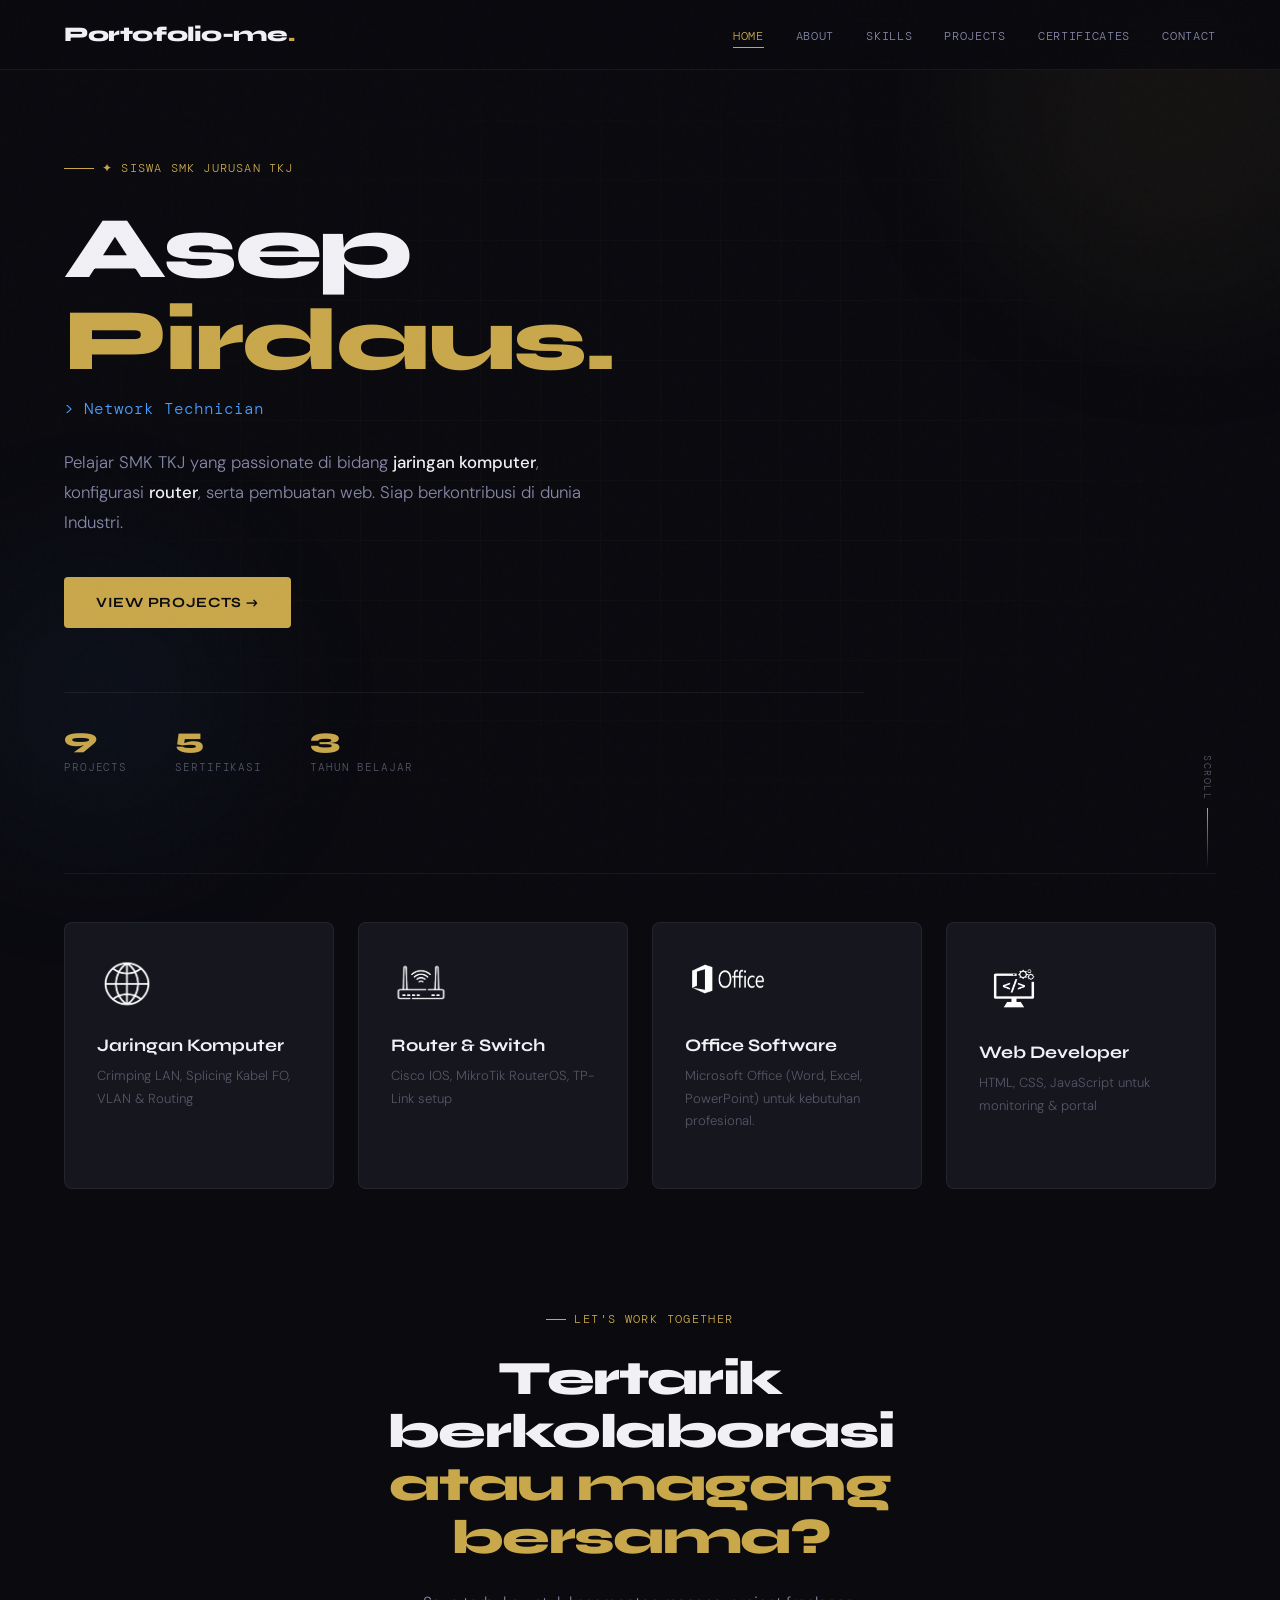
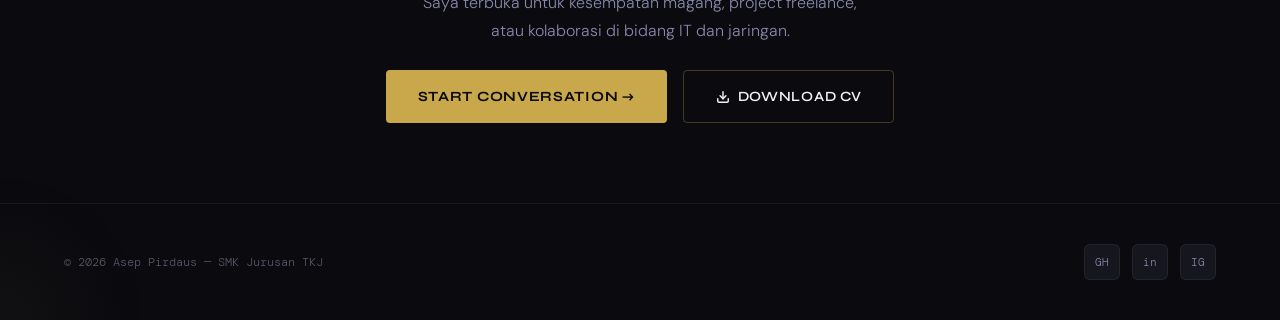
<file: index.html>
<!DOCTYPE html>
<html lang="id">
<head>
  <meta charset="UTF-8" />
  <meta name="viewport" content="width=device-width, initial-scale=1.0" />
  <title>Asep Pirdaus — Portfolio SMK TKJ</title>
  <meta name="description" content="Portfolio pribadi Asep Pirdaus, siswa SMK jurusan TKJ yang ahli dalam jaringan komputer dan IT." />
  <link rel="stylesheet" href="style.css" />
  <link rel="icon" href="data:image/svg+xml,<svg xmlns='http://www.w3.org/2000/svg' viewBox='0 0 100 100'><text y='.9em' font-size='90'>💻</text></svg>" />
</head>
<body>

  <!-- ===== NAVBAR ===== -->
  <nav class="navbar">
    <a  class="nav-logo">Portofolio-me<span>.</span></a>
    <ul class="nav-links">
      <li><a href="index.html" class="active">Home</a></li>
      <li><a href="about.html">About</a></li>
      <li><a href="skills.html">Skills</a></li>
      <li><a href="projects.html">Projects</a></li>
      <li><a href="certificates.html">Certificates</a></li>
      <li><a href="contact.html">Contact</a></li>
    </ul>
    <div class="hamburger" id="hamburger">
      <span></span><span></span><span></span>
    </div>
  </nav>

  <!-- Mobile Nav -->
  <div class="nav-mobile" id="navMobile">
    <a href="index.html">Home</a>
    <a href="about.html">About</a>
    <a href="skills.html">Skills</a>
    <a href="projects.html">Projects</a>
    <a href="certificates.html">Certificates</a>
    <a href="contact.html">Contact</a>
  </div>

  <!-- ===== PAGE WRAPPER ===== -->
  <div class="page-wrapper">

    <!-- ===== HERO SECTION ===== -->
    <section class="hero">
      <div class="hero-orb hero-orb-1"></div>
      <div class="hero-orb hero-orb-2"></div>

      <div class="hero-content">
        <div class="hero-tag">✦ Siswa SMK Jurusan TKJ</div>

        <h1 class="hero-name">
          Asep
          <span class="highlight">Pirdaus.</span>
        </h1>

        <p class="hero-role">
          &gt; <span class="typing-text">Network Technician</span>
        </p>

        <p class="hero-desc">
          Pelajar SMK TKJ yang passionate di bidang <strong>jaringan komputer</strong>,
          konfigurasi <strong>router</strong>, serta pembuatan web.
          Siap berkontribusi di dunia Industri.
        </p>

        <div class="hero-buttons">
          <a href="projects.html" class="btn-primary">View Projects →</a>
  
        </div>

        <!-- Stats -->
        <div class="hero-stats">
          <div class="stat-item">
            <div class="stat-number" data-target="9">0</div>
            <div class="stat-label">Projects</div>
          </div>
          <div class="stat-item">
            <div class="stat-number" data-target="5">0</div>
            <div class="stat-label">Sertifikasi</div>
          </div>
          <div class="stat-item">
            <div class="stat-number" data-target="3">0</div>
            <div class="stat-label">Tahun Belajar</div>
          </div>
        </div>
      </div>

      <div class="scroll-indicator">
        <span class="scroll-text">Scroll</span>
        <div class="scroll-line"></div>
      </div>
    </section>

    <!-- ===== HIGHLIGHT SECTION ===== -->
    <section class="section" style="padding-top: 2rem;">
      <div class="divider"></div>

      <div class="highlight-grid stagger" style="margin-top: 3rem;">

        <div class="skill-category reveal">
          <div class="category-icon"><img src="network.webp" height="60px" width="61px" alt="Network"></div>
          <div class="category-name">Jaringan Komputer</div>
          <div class="category-desc">Crimping LAN, Splicing Kabel FO, VLAN & Routing</div>
        </div>

        <div class="skill-category reveal">
          <div class="category-icon"><img src="router.png" height="60px" alt="Router"></div>
          <div class="category-name">Router & Switch</div>
          <div class="category-desc">Cisco IOS, MikroTik RouterOS, TP-Link setup</div>
        </div>

        <div class="skill-category reveal">
          <div class="category-icon"><img src="office.webp" width="90px" height="60px" alt="Office"></div>
          <div class="category-name">Office Software</div>
          <div class="category-desc">Microsoft Office (Word, Excel, PowerPoint) untuk kebutuhan profesional.</div>
        </div>

        <div class="skill-category reveal">
          <div class="category-icon"><img src="web.webp" height="67px" width="70px" alt="Web"></div>
          <div class="category-name">Web Developer</div>
          <div class="category-desc">HTML, CSS, JavaScript untuk monitoring & portal</div>
        </div>

      </div>
    </section>

    <!-- ===== CTA SECTION ===== -->
    <section class="section cta-section">
      <div class="reveal cta-inner">
        <div class="section-tag" style="justify-content: center;">Let's Work Together</div>
        <h2 class="section-title" style="margin-top: 0.5rem;">Tertarik berkolaborasi<br><span>atau magang bersama?</span></h2>
        <p class="cta-desc">
          Saya terbuka untuk kesempatan magang, project freelance, atau kolaborasi di bidang IT dan jaringan.
        </p>
        <div class="cta-buttons">
          <a href="contact.html" class="btn-primary">Start Conversation →</a>
          <a href="CV.pdf" class="btn-outline" download>
            <svg width="14" height="14" viewBox="0 0 24 24" fill="none" stroke="currentColor" stroke-width="2.5" stroke-linecap="round" stroke-linejoin="round"><path d="M21 15v4a2 2 0 0 1-2 2H5a2 2 0 0 1-2-2v-4"/><polyline points="7 10 12 15 17 10"/><line x1="12" y1="15" x2="12" y2="3"/></svg>
            Download CV
          </a>
        </div>
      </div>
    </section>

  </div><!-- end page-wrapper -->

  <!-- ===== FOOTER ===== -->
  <footer>
    
    <p class="footer-copy">© 2026 Asep Pirdaus — SMK Jurusan TKJ</p>
    <div class="footer-socials">
      <a href="https://github.com/aseppirdaus302-gif" class="social-link" title="GitHub" target="_blank">GH</a>
      <a href="https://www.linkedin.com/in/asep-pirdaus-865a7a403?utm_source=share&utm_campaign=share_via&utm_content=profile&utm_medium=android_app" class="social-link" title="LinkedIn" target="_blank">in</a>
      <a href="https://www.instagram.com/uus_dreamer" class="social-link" title="Instagram" target="_blank">IG</a>
    </div>
  </footer>

  <script src="main.js"></script>
</body>
</html>
</file>
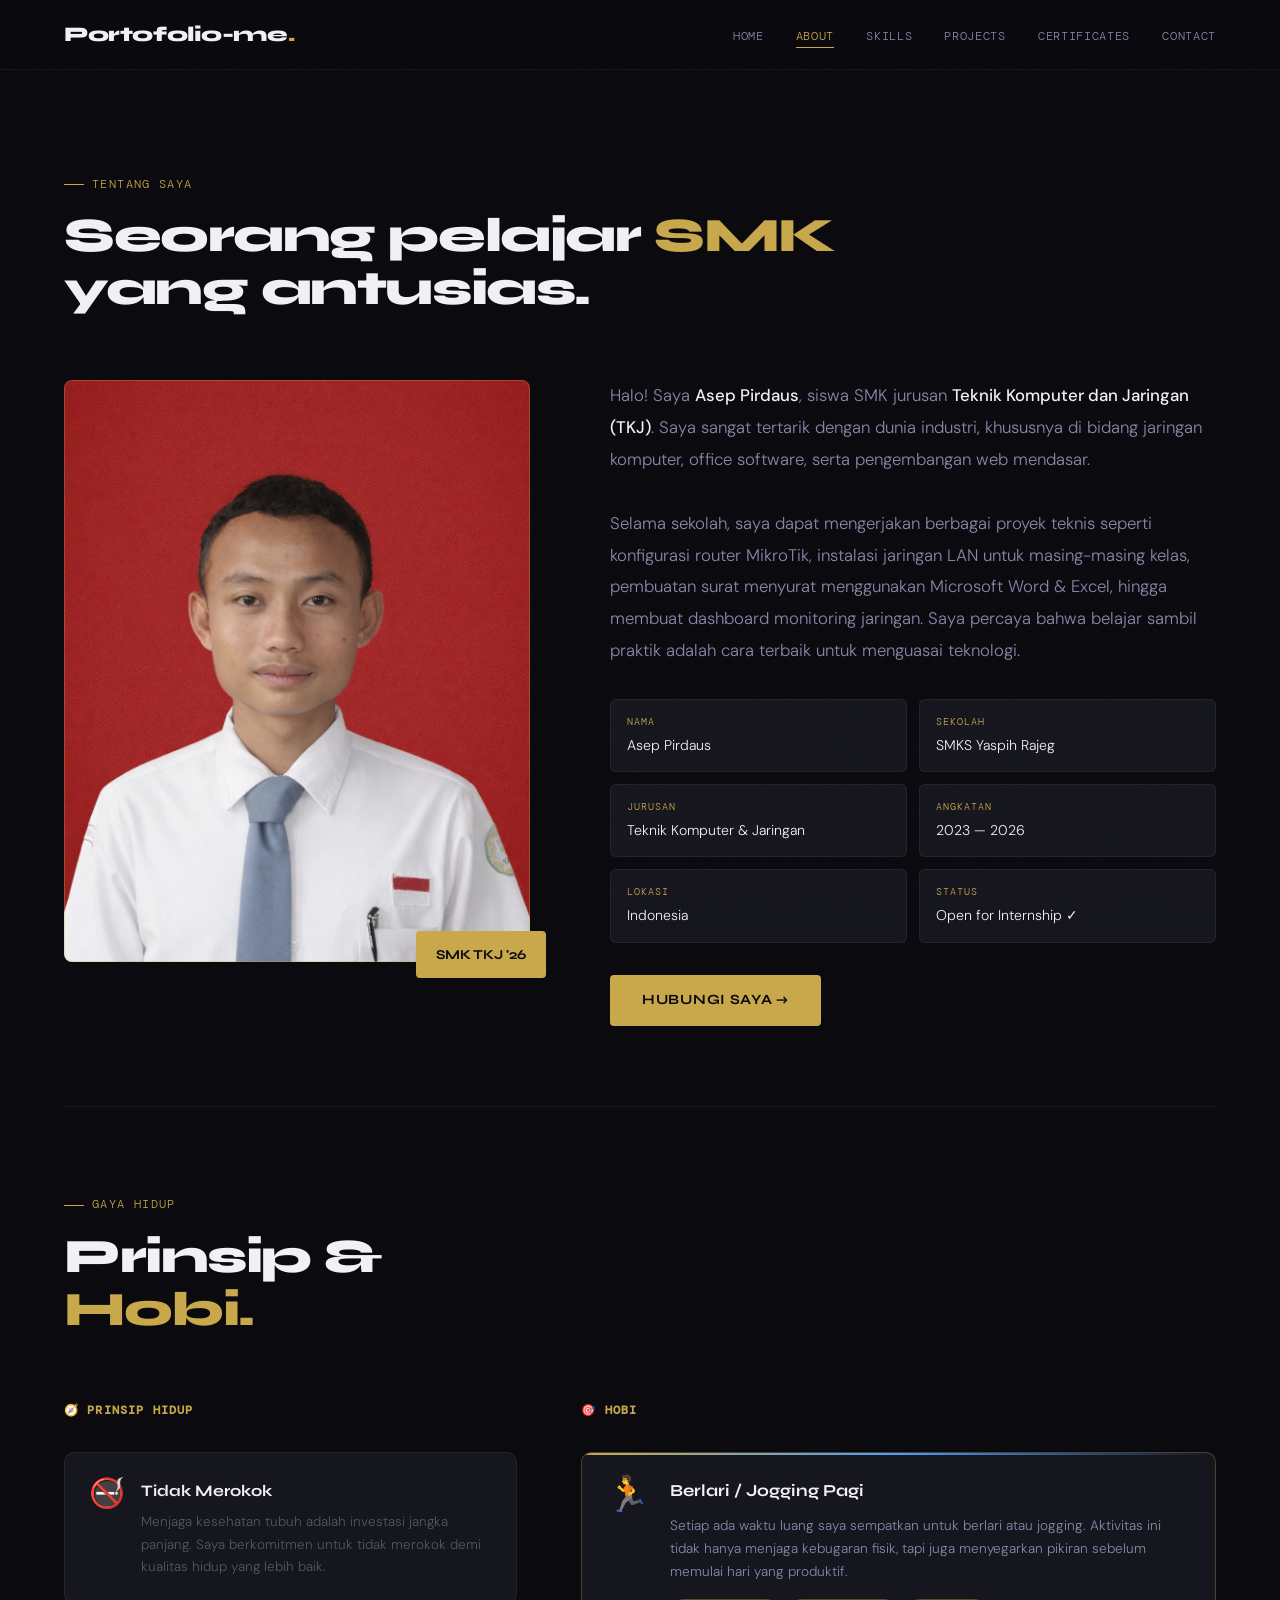
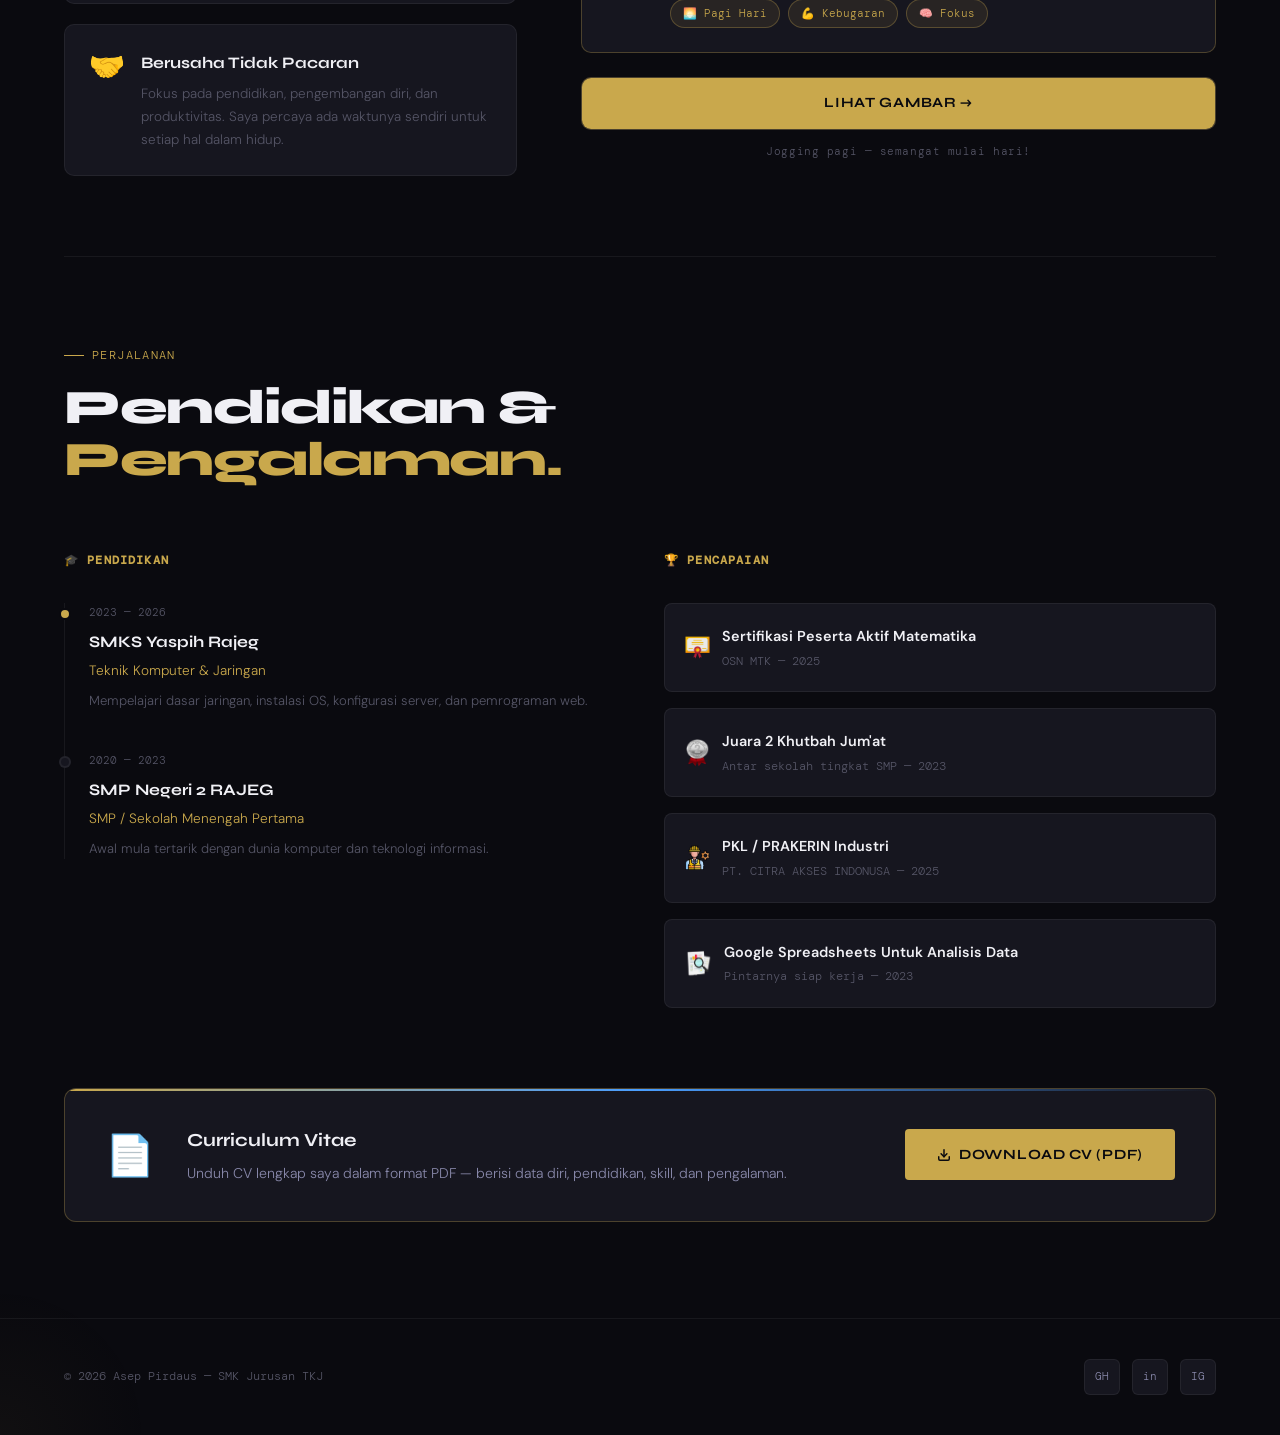
<file: about.html>
<!DOCTYPE html>
<html lang="id">
<head>
  <meta charset="UTF-8" />
  <meta name="viewport" content="width=device-width, initial-scale=1.0" />
  <title>About — Asep Pirdaus</title>
  <link rel="stylesheet" href="style.css" />
  <link rel="icon" href="data:image/svg+xml,<svg xmlns='http://www.w3.org/2000/svg' viewBox='0 0 100 100'><text y='.9em' font-size='90'>💻</text></svg>" />
</head>
<body>

  <nav class="navbar">
    <a class="nav-logo">Portofolio-me<span>.</span></a>
    <ul class="nav-links">
      <li><a href="index.html">Home</a></li>
      <li><a href="about.html" class="active">About</a></li>
      <li><a href="skills.html">Skills</a></li>
      <li><a href="projects.html">Projects</a></li>
      <li><a href="certificates.html">Certificates</a></li>
      <li><a href="contact.html">Contact</a></li>
    </ul>
    <div class="hamburger" id="hamburger">
      <span></span><span></span><span></span>
    </div>
  </nav>

  <div class="nav-mobile" id="navMobile">
    <a href="index.html">Home</a>
    <a href="about.html">About</a>
    <a href="skills.html">Skills</a>
    <a href="projects.html">Projects</a>
    <a href="certificates.html">Certificates</a>
    <a href="contact.html">Contact</a>
  </div>

  <div class="page-wrapper">
    <section class="section">

      <div class="section-header reveal">
        <div class="section-tag">Tentang Saya</div>
        <h1 class="section-title">Seorang pelajar <span>SMK</span><br>yang antusias.</h1>
      </div>

      <!-- About Grid -->
      <div class="about-grid">

        <!-- Photo -->
        <div class="about-photo-wrap reveal">
          <div class="about-photo-frame">
            <img src="my face.webp" alt="Foto Asep" style="width:100%; height:100%; object-fit:cover;">
          </div>
          <div class="photo-badge">SMK TKJ '26</div>
        </div>

        <!-- Content -->
        <div class="about-content reveal">
          <p class="about-intro">
            Halo! Saya <strong>Asep Pirdaus</strong>, siswa SMK jurusan
            <strong>Teknik Komputer dan Jaringan (TKJ)</strong>. Saya sangat tertarik
            dengan dunia industri, khususnya di bidang jaringan komputer, office software,
            serta pengembangan web mendasar.
          </p>
          <p class="about-intro">
            Selama sekolah, saya dapat mengerjakan berbagai proyek teknis seperti
            konfigurasi router MikroTik, instalasi jaringan LAN untuk masing-masing kelas,
            pembuatan surat menyurat menggunakan Microsoft Word &amp; Excel, hingga membuat
            dashboard monitoring jaringan. Saya percaya bahwa belajar sambil praktik adalah
            cara terbaik untuk menguasai teknologi.
          </p>

          <div class="about-details stagger">
            <div class="detail-item">
              <div class="detail-label">Nama</div>
              <div class="detail-value">Asep Pirdaus</div>
            </div>
            <div class="detail-item">
              <div class="detail-label">Sekolah</div>
              <div class="detail-value">SMKS Yaspih Rajeg</div>
            </div>
            <div class="detail-item">
              <div class="detail-label">Jurusan</div>
              <div class="detail-value">Teknik Komputer &amp; Jaringan</div>
            </div>
            <div class="detail-item">
              <div class="detail-label">Angkatan</div>
              <div class="detail-value">2023 — 2026</div>
            </div>
            <div class="detail-item">
              <div class="detail-label">Lokasi</div>
              <div class="detail-value">Indonesia</div>
            </div>
            <div class="detail-item">
              <div class="detail-label">Status</div>
              <div class="detail-value">Open for Internship ✓</div>
            </div>
          </div>

          <div class="about-actions">
            <a href="contact.html" class="btn-primary">Hubungi Saya →</a>
          </div>
        </div>

      </div>

      <div class="divider" style="margin: 5rem 0;"></div>

      <!-- ==============================
           PRINSIP & HOBI SECTION (NEW)
           ============================== -->
      <div class="section-header reveal">
        <div class="section-tag">Gaya Hidup</div>
        <h2 class="section-title">Prinsip &amp;<br><span>Hobi.</span></h2>
      </div>

      <div class="prinsip-hobi-grid">

        <!-- Prinsip -->
        <div class="prinsip-wrap reveal">
          <h3 class="timeline-heading">🧭 Prinsip Hidup</h3>
          <div class="prinsip-list">

            <div class="prinsip-item">
              <div class="prinsip-icon">🚭</div>
              <div class="prinsip-body">
                <div class="prinsip-title">Tidak Merokok</div>
                <div class="prinsip-desc">Menjaga kesehatan tubuh adalah investasi jangka panjang. Saya berkomitmen untuk tidak merokok demi kualitas hidup yang lebih baik.</div>
              </div>
            </div>

            <div class="prinsip-item">
              <div class="prinsip-icon">🤝</div>
              <div class="prinsip-body">
                <div class="prinsip-title">Berusaha Tidak Pacaran</div>
                <div class="prinsip-desc">Fokus pada pendidikan, pengembangan diri, dan produktivitas. Saya percaya ada waktunya sendiri untuk setiap hal dalam hidup.</div>
              </div>
            </div>

          </div>
        </div>

        <!-- Hobi -->
        <div class="hobi-wrap reveal">
          <h3 class="timeline-heading">🎯 Hobi</h3>
          <div class="hobi-card">
            <div class="hobi-icon-wrap">🏃</div>
            <div class="hobi-body">
              <div class="hobi-title">Berlari / Jogging Pagi</div>
              <div class="hobi-desc">
                Setiap ada waktu luang saya sempatkan untuk berlari atau jogging. Aktivitas ini tidak hanya menjaga kebugaran fisik, tapi juga menyegarkan pikiran sebelum memulai hari yang produktif.
              </div>
              <div class="hobi-tags">
                <span class="hobi-tag">🌅 Pagi Hari</span>
                <span class="hobi-tag">💪 Kebugaran</span>
                <span class="hobi-tag">🧠 Fokus</span>
              </div>
            </div>
          </div>

          <!-- Running Photo Placeholder -->
          <div class="running-photo-wrap">
            <div class="running-photo-frame">
              <!-- 
                ⬇️ GANTI src="running.webp" dengan nama file foto lari kamu!
                Contoh: src="lari.jpg" atau src="running_pagi.webp"
              -->
<a href="https://running-lyart-three.vercel.app/" class="btn-primary" style="width:100%; justify-content:center;">
  Lihat Gambar →
</a>
              <!-- Placeholder tampil jika foto belum ada -->
              <div class="running-photo-placeholder" style="display:none;">
                <div class="placeholder-icon">🏃‍♂️</div>
                <div class="placeholder-text">Taruh foto lari kamu di sini</div>
                <div class="placeholder-hint">Ganti <code>src="running.webp"</code> dengan nama file foto kamu</div>
              </div>
            </div>
            <div class="running-photo-caption"> Jogging pagi — semangat mulai hari!</div>
          </div>

        </div>
      </div>

      <div class="divider" style="margin: 5rem 0;"></div>

      <!-- Education & Experience Timeline -->
      <div class="section-header reveal">
        <div class="section-tag">Perjalanan</div>
        <h2 class="section-title">Pendidikan &amp;<br><span>Pengalaman.</span></h2>
      </div>

      <div class="timeline-grid stagger">

        <!-- Education -->
        <div class="reveal">
          <h3 class="timeline-heading">🎓 Pendidikan</h3>

          <div class="timeline-list">

            <div class="timeline-item">
              <div class="timeline-dot active"></div>
              <div class="timeline-date">2023 — 2026</div>
              <div class="timeline-title">SMKS Yaspih Rajeg</div>
              <div class="timeline-sub">Teknik Komputer &amp; Jaringan</div>
              <div class="timeline-desc">Mempelajari dasar jaringan, instalasi OS, konfigurasi server, dan pemrograman web.</div>
            </div>

            <div class="timeline-item">
              <div class="timeline-dot"></div>
              <div class="timeline-date">2020 — 2023</div>
              <div class="timeline-title">SMP Negeri 2 RAJEG</div>
              <div class="timeline-sub">SMP / Sekolah Menengah Pertama</div>
              <div class="timeline-desc">Awal mula tertarik dengan dunia komputer dan teknologi informasi.</div>
            </div>

          </div>
        </div>

        <!-- Achievements -->
        <div class="reveal">
          <h3 class="timeline-heading">🏆 Pencapaian</h3>

          <div class="achievement-list">

            <div class="achievement-item">
              <span class="achievement-icon"><img src="sertif.webp" height="25px" width="25px" alt="Network"></span>
              <div>
                <div class="achievement-title">Sertifikasi Peserta Aktif Matematika</div>
                <div class="achievement-sub">OSN MTK — 2025</div>
              </div>
            </div>

            <div class="achievement-item">
              <span class="achievement-icon"><img src="medali.webp" height="28px" width="25px" alt="Network"></span>
              <div>
                <div class="achievement-title">Juara 2 Khutbah Jum'at</div>
                <div class="achievement-sub">Antar sekolah tingkat SMP — 2023</div>
              </div>
            </div>

            <div class="achievement-item">
              <span class="achievement-icon"><img src="industri.webp" height="25px" width="25px" alt="Network"></span>
              <div>
                <div class="achievement-title">PKL / PRAKERIN Industri</div>
                <div class="achievement-sub">PT. CITRA AKSES INDONUSA — 2025</div>
              </div>
            </div>

            <div class="achievement-item">
              <span class="achievement-icon"><img src="data.webp" height="29px" width="27px" alt="Network"></span>
              <div>
                <div class="achievement-title">Google Spreadsheets Untuk Analisis Data</div>
                <div class="achievement-sub">Pintarnya siap kerja — 2023</div>
              </div>
            </div>

          </div>
        </div>

      </div>

      <!-- CV Download Banner -->
      <div class="cv-banner reveal" style="margin-top: 5rem;">
        <div class="cv-banner-inner">
          <div class="cv-banner-icon">📄</div>
          <div class="cv-banner-text">
            <div class="cv-banner-title">Curriculum Vitae</div>
            <div class="cv-banner-desc">Unduh CV lengkap saya dalam format PDF — berisi data diri, pendidikan, skill, dan pengalaman.</div>
          </div>
          <a href="CV.pdf" class="btn-primary" download style="white-space:nowrap; flex-shrink:0;">
            <svg width="14" height="14" viewBox="0 0 24 24" fill="none" stroke="currentColor" stroke-width="2.5" stroke-linecap="round" stroke-linejoin="round" style="flex-shrink:0;"><path d="M21 15v4a2 2 0 0 1-2 2H5a2 2 0 0 1-2-2v-4"/><polyline points="7 10 12 15 17 10"/><line x1="12" y1="15" x2="12" y2="3"/></svg>
            Download CV (PDF)
          </a>
        </div>
      </div>

    </section>
  </div>

  <footer>
    <p class="footer-copy">© 2026 Asep Pirdaus — SMK Jurusan TKJ</p>
    <div class="footer-socials">
      <a href="https://github.com/aseppirdaus302-gif" class="social-link" title="GitHub" target="_blank">GH</a>
      <a href="https://www.linkedin.com/in/asep-pirdaus-865a7a403?utm_source=share&utm_campaign=share_via&utm_content=profile&utm_medium=android_app" class="social-link" title="LinkedIn" target="_blank">in</a>
      <a href="https://www.instagram.com/uus_dreamer" class="social-link" title="Instagram" target="_blank">IG</a>
    </div>
  </footer>

  <script src="main.js"></script>
</body>
</html>
</file>
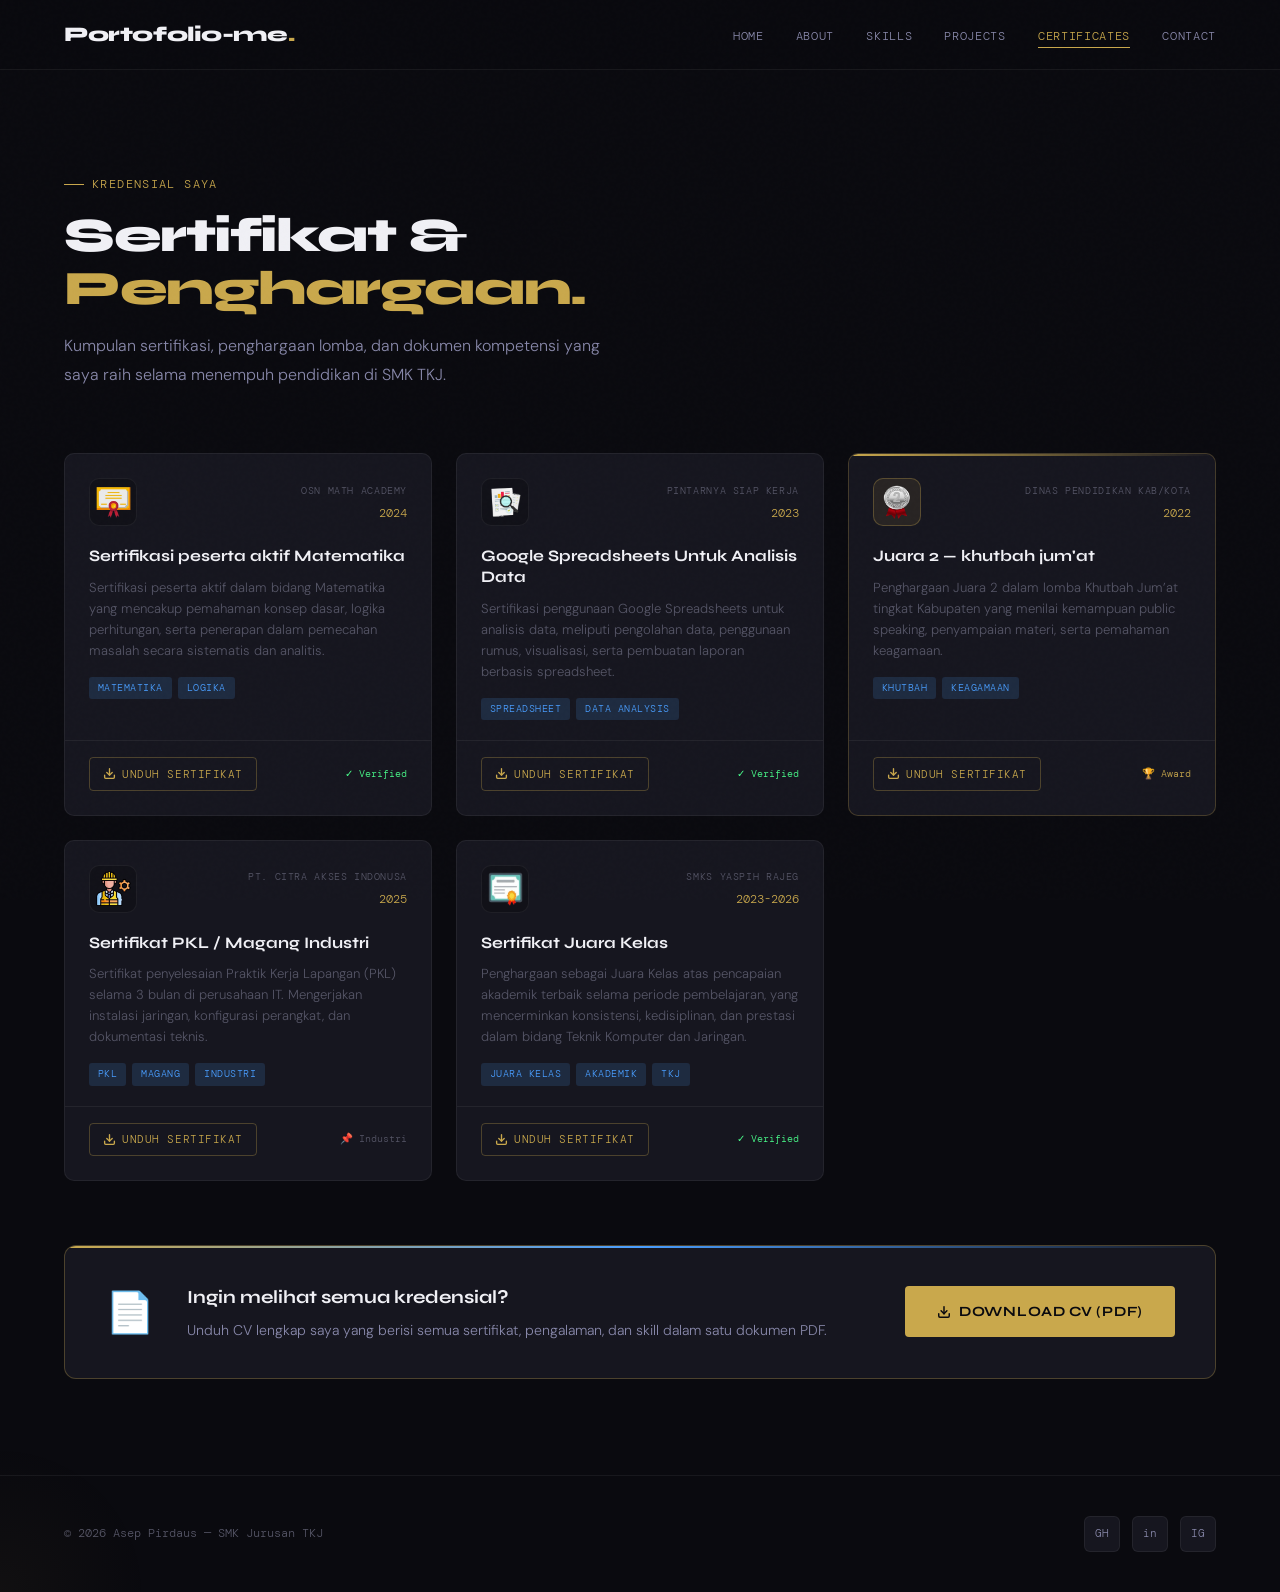
<file: certificates.html>
<!DOCTYPE html>
<html lang="id">
<head>
  <meta charset="UTF-8" />
  <meta name="viewport" content="width=device-width, initial-scale=1.0" />
  <title>Certificates — Asep Pirdaus</title>
  <link rel="stylesheet" href="style.css" />
  <link rel="icon" href="data:image/svg+xml,<svg xmlns='http://www.w3.org/2000/svg' viewBox='0 0 100 100'><text y='.9em' font-size='90'>💻</text></svg>" />
</head>
<body>

  <nav class="navbar">
    <a  class="nav-logo">Portofolio-me<span>.</span></a>
    <ul class="nav-links">
      <li><a href="index.html">Home</a></li>
      <li><a href="about.html">About</a></li>
      <li><a href="skills.html">Skills</a></li>
      <li><a href="projects.html">Projects</a></li>
      <li><a href="certificates.html" class="active">Certificates</a></li>
      <li><a href="contact.html">Contact</a></li>
    </ul>
    <div class="hamburger" id="hamburger">
      <span></span><span></span><span></span>
    </div>
  </nav>

  <div class="nav-mobile" id="navMobile">
    <a href="index.html">Home</a>
    <a href="about.html">About</a>
    <a href="skills.html">Skills</a>
    <a href="projects.html">Projects</a>
    <a href="certificates.html">Certificates</a>
    <a href="contact.html">Contact</a>
  </div>

  <div class="page-wrapper">
    <section class="section">

      <!-- Header -->
      <div class="section-header reveal">
        <div class="section-tag">Kredensial Saya</div>
        <h1 class="section-title">Sertifikat &<br><span>Penghargaan.</span></h1>
        <p class="section-desc">
          Kumpulan sertifikasi, penghargaan lomba, dan dokumen kompetensi
          yang saya raih selama menempuh pendidikan di SMK TKJ.
        </p>
      </div>

      <!-- Certificates Grid -->
      <div class="cert-grid stagger">

        <!-- Cert 1 -->
        <div class="cert-card reveal">
          <div class="cert-header">
            <div class="cert-badge">
              <span class="cert-icon"><img src="sertif.webp" height="35px" width="35px" alt="Network"></span>
            </div>
            <div class="cert-meta">
              <span class="cert-issuer">OSN Math Academy</span>
              <span class="cert-year">2024</span>
            </div>
          </div>
          <div class="cert-body">
            <h3 class="cert-title">Sertifikasi peserta aktif Matematika</h3>
            <p class="cert-desc">Sertifikasi peserta aktif dalam bidang Matematika yang mencakup pemahaman konsep dasar, logika perhitungan, serta penerapan dalam pemecahan masalah secara sistematis dan analitis.</p>
            <div class="cert-tags">
              <span class="cert-tag">Matematika</span>
              <span class="cert-tag">Logika</span>
            </div>
          </div>
          <div class="cert-footer">
            <a href="sertifikat-peserta aktif mtk.webp" class="cert-download" download>
              <svg width="13" height="13" viewBox="0 0 24 24" fill="none" stroke="currentColor" stroke-width="2.5" stroke-linecap="round" stroke-linejoin="round"><path d="M21 15v4a2 2 0 0 1-2 2H5a2 2 0 0 1-2-2v-4"/><polyline points="7 10 12 15 17 10"/><line x1="12" y1="15" x2="12" y2="3"/></svg>
              Unduh Sertifikat
            </a>
            <span class="cert-status verified">✓ Verified</span>
          </div>
        </div>

        <!-- Cert 2 -->
        <div class="cert-card reveal">
          <div class="cert-header">
            <div class="cert-badge">
              <span class="cert-icon"><img src="data.webp" height="35px" width="35px" alt="Network"></span>
            </div>
            <div class="cert-meta">
              <span class="cert-issuer">Pintarnya siap kerja</span>
              <span class="cert-year">2023</span>
            </div>
          </div>
          <div class="cert-body">
            <h3 class="cert-title">Google Spreadsheets Untuk Analisis Data</h3>
            <p class="cert-desc">Sertifikasi penggunaan Google Spreadsheets untuk analisis data, meliputi pengolahan data, penggunaan rumus, visualisasi, serta pembuatan laporan berbasis spreadsheet.</p>
            <div class="cert-tags">
              <span class="cert-tag">Spreadsheet</span>
              <span class="cert-tag">Data Analysis</span>
            </div>
          </div>
          <div class="cert-footer">
            <a href="sertifikat-analisis.webp" class="cert-download" download>
              <svg width="13" height="13" viewBox="0 0 24 24" fill="none" stroke="currentColor" stroke-width="2.5" stroke-linecap="round" stroke-linejoin="round"><path d="M21 15v4a2 2 0 0 1-2 2H5a2 2 0 0 1-2-2v-4"/><polyline points="7 10 12 15 17 10"/><line x1="12" y1="15" x2="12" y2="3"/></svg>
              Unduh Sertifikat
            </a>
            <span class="cert-status verified">✓ Verified</span>
          </div>
        </div>

        <!-- Cert 3 - LKS -->
        <div class="cert-card reveal cert-highlight">
          <div class="cert-header">
            <div class="cert-badge gold">
              <span class="cert-icon"><img src="medali.webp" height="35px" width="30px" alt="Network"></span>
            </div>
            <div class="cert-meta">
              <span class="cert-issuer">Dinas Pendidikan Kab/Kota</span>
              <span class="cert-year">2022</span>
            </div>
          </div>
          <div class="cert-body">
            <h3 class="cert-title">Juara 2 — khutbah jum'at</h3>
            <p class="cert-desc">Penghargaan Juara 2 dalam lomba Khutbah Jum’at tingkat Kabupaten yang menilai kemampuan public speaking, penyampaian materi, serta pemahaman keagamaan.</p>
            <div class="cert-tags">
              <span class="cert-tag">Khutbah</span>
              <span class="cert-tag">Keagamaan</span>
            </div>
          </div>
          <div class="cert-footer">
            <a href="sertifikat-khutbah.webp" class="cert-download" download>
              <svg width="13" height="13" viewBox="0 0 24 24" fill="none" stroke="currentColor" stroke-width="2.5" stroke-linecap="round" stroke-linejoin="round"><path d="M21 15v4a2 2 0 0 1-2 2H5a2 2 0 0 1-2-2v-4"/><polyline points="7 10 12 15 17 10"/><line x1="12" y1="15" x2="12" y2="3"/></svg>
              Unduh Sertifikat
            </a>
            <span class="cert-status award">🏆 Award</span>
          </div>
        </div>

        <!-- Cert 4 - PKL -->
        <div class="cert-card reveal">
          <div class="cert-header">
            <div class="cert-badge">
              <span class="cert-icon"><img src="industri.webp" height="35px" width="35px" alt="Network"></span>
            </div>
            <div class="cert-meta">
              <span class="cert-issuer">PT. CITRA AKSES INDONUSA</span>
              <span class="cert-year">2025</span>
            </div>
          </div>
          <div class="cert-body">
            <h3 class="cert-title">Sertifikat PKL / Magang Industri</h3>
            <p class="cert-desc">Sertifikat penyelesaian Praktik Kerja Lapangan (PKL) selama 3 bulan di perusahaan IT. Mengerjakan instalasi jaringan, konfigurasi perangkat, dan dokumentasi teknis.</p>
            <div class="cert-tags">
              <span class="cert-tag">PKL</span>
              <span class="cert-tag">Magang</span>
              <span class="cert-tag">Industri</span>
            </div>
          </div>
          <div class="cert-footer">
            <a href="sertifikat-prakerin indonusa.webp" class="cert-download" download>
              <svg width="13" height="13" viewBox="0 0 24 24" fill="none" stroke="currentColor" stroke-width="2.5" stroke-linecap="round" stroke-linejoin="round"><path d="M21 15v4a2 2 0 0 1-2 2H5a2 2 0 0 1-2-2v-4"/><polyline points="7 10 12 15 17 10"/><line x1="12" y1="15" x2="12" y2="3"/></svg>
              Unduh Sertifikat
            </a>
            <span class="cert-status">📌 Industri</span>
          </div>
        </div>

        <!-- Cert 5 - Competency -->
        <div class="cert-card reveal">
          <div class="cert-header">
            <div class="cert-badge">
              <span class="cert-icon"><img src="sertif-juara kelas.webp" height="35px" width="35px" alt="Network"></span>
            </div>
            <div class="cert-meta">
              <span class="cert-issuer">SMKS Yaspih Rajeg</span>
              <span class="cert-year">2023-2026</span>
            </div>
          </div>
          <div class="cert-body">
            <h3 class="cert-title">Sertifikat Juara Kelas</h3>
            <p class="cert-desc">Penghargaan sebagai Juara Kelas atas pencapaian akademik terbaik selama periode pembelajaran, yang mencerminkan konsistensi, kedisiplinan, dan prestasi dalam bidang Teknik Komputer dan Jaringan.</p>
            <div class="cert-tags">
              <span class="cert-tag">Juara Kelas</span>
              <span class="cert-tag">Akademik</span>
              <span class="cert-tag">TKJ</span>
            </div>
          </div>
          <div class="cert-footer">
            <a href="sertifikat-juara kelas.pdf" class="cert-download" download>
              <svg width="13" height="13" viewBox="0 0 24 24" fill="none" stroke="currentColor" stroke-width="2.5" stroke-linecap="round" stroke-linejoin="round"><path d="M21 15v4a2 2 0 0 1-2 2H5a2 2 0 0 1-2-2v-4"/><polyline points="7 10 12 15 17 10"/><line x1="12" y1="15" x2="12" y2="3"/></svg>
              Unduh Sertifikat
            </a>
            <span class="cert-status verified">✓ Verified</span>
          </div>
        </div>

        <!-- Cert 6 - Google IT -->
    

      </div>

      <!-- CV Download Banner -->
      <div class="cv-banner reveal" style="margin-top: 4rem;">
        <div class="cv-banner-inner">
          <div class="cv-banner-icon">📄</div>
          <div class="cv-banner-text">
            <div class="cv-banner-title">Ingin melihat semua kredensial?</div>
            <div class="cv-banner-desc">Unduh CV lengkap saya yang berisi semua sertifikat, pengalaman, dan skill dalam satu dokumen PDF.</div>
          </div>
          <a href="CV.pdf" class="btn-primary" download style="white-space:nowrap; flex-shrink:0;">
            <svg width="14" height="14" viewBox="0 0 24 24" fill="none" stroke="currentColor" stroke-width="2.5" stroke-linecap="round" stroke-linejoin="round" style="flex-shrink:0;"><path d="M21 15v4a2 2 0 0 1-2 2H5a2 2 0 0 1-2-2v-4"/><polyline points="7 10 12 15 17 10"/><line x1="12" y1="15" x2="12" y2="3"/></svg>
            Download CV (PDF)
          </a>
        </div>
      </div>

    </section>
  </div>

  <footer>

    <p class="footer-copy">© 2026 Asep Pirdaus — SMK Jurusan TKJ</p>
    <div class="footer-socials">
      <a href="https://github.com/aseppirdaus302-gif" class="social-link" title="GitHub" target="_blank">GH</a>
      <a href="https://www.linkedin.com/in/asep-pirdaus-865a7a403?utm_source=share&utm_campaign=share_via&utm_content=profile&utm_medium=android_app" class="social-link" title="LinkedIn" target="_blank">in</a>
      <a href="https://www.instagram.com/uus_dreamer" class="social-link" title="Instagram" target="_blank">IG</a>
    </div>
  </footer>

  <script src="main.js"></script>
</body>
</html>
</file>
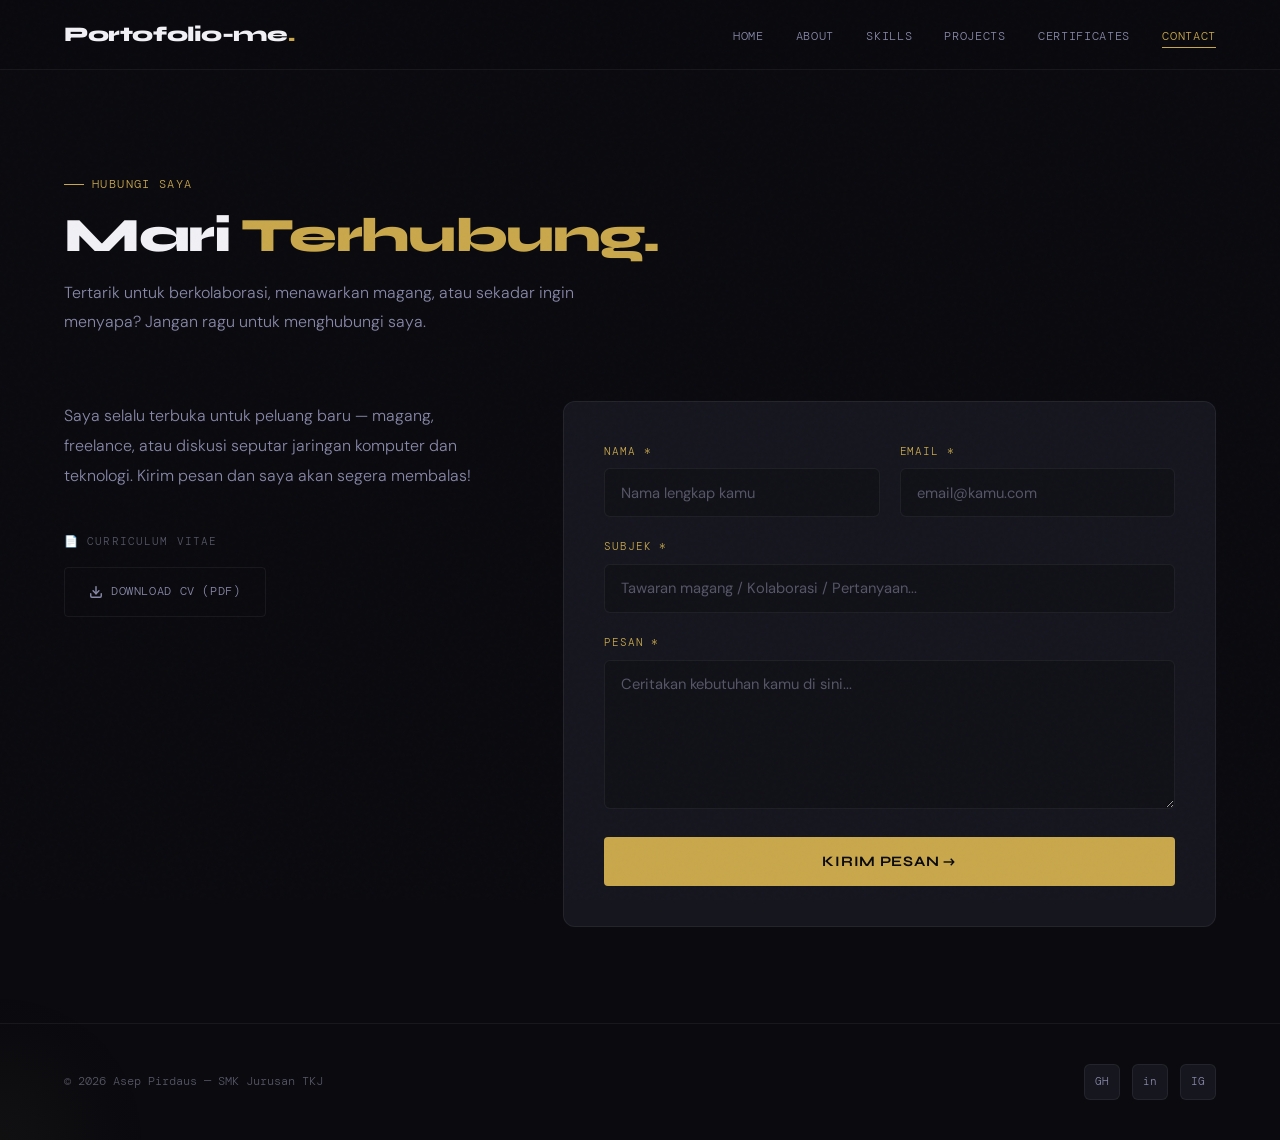
<file: contact.html>
<!DOCTYPE html>
<html lang="id">
<head>
  <meta charset="UTF-8" />
  <meta name="viewport" content="width=device-width, initial-scale=1.0" />
  <title>Contact — Asep Pirdaus</title>
  <link rel="stylesheet" href="style.css" />
  <link rel="icon" href="data:image/svg+xml,<svg xmlns='http://www.w3.org/2000/svg' viewBox='0 0 100 100'><text y='.9em' font-size='90'>💻</text></svg>" />
</head>
<body>

  <nav class="navbar">
    <a class="nav-logo">Portofolio-me<span>.</span></a>
    <ul class="nav-links">
      <li><a href="index.html">Home</a></li>
      <li><a href="about.html">About</a></li>
      <li><a href="skills.html">Skills</a></li>
      <li><a href="projects.html">Projects</a></li>
      <li><a href="certificates.html">Certificates</a></li>
      <li><a href="contact.html" class="active">Contact</a></li>
    </ul>
    <div class="hamburger" id="hamburger">
      <span></span><span></span><span></span>
    </div>
  </nav>

  <div class="nav-mobile" id="navMobile">
    <a href="index.html">Home</a>
    <a href="about.html">About</a>
    <a href="skills.html">Skills</a>
    <a href="projects.html">Projects</a>
    <a href="certificates.html">Certificates</a>
    <a href="contact.html">Contact</a>
  </div>

  <div class="page-wrapper">
    <section class="section">

      <div class="section-header reveal">
        <div class="section-tag">Hubungi Saya</div>
        <h1 class="section-title">Mari <span>Terhubung.</span></h1>
        <p class="section-desc">
          Tertarik untuk berkolaborasi, menawarkan magang, atau sekadar ingin menyapa?
          Jangan ragu untuk menghubungi saya.
        </p>
      </div>

      <div class="contact-grid">

        <!-- Contact Info -->
        <div class="contact-info reveal">
          <p class="contact-text">
            Saya selalu terbuka untuk peluang baru — magang, freelance, atau diskusi seputar
            jaringan komputer dan teknologi. Kirim pesan dan saya akan segera membalas!
          </p>

      

          <!-- CV Download -->
          <div style="margin-top: 2.5rem;">
            <p style="font-family: var(--font-mono); font-size: 0.7rem; color: var(--text-muted); text-transform: uppercase; letter-spacing: 0.1em; margin-bottom: 1rem;">📄 Curriculum Vitae</p>
            <a href="CV.pdf" class="btn-cv" download style="display:inline-flex;">
              <svg width="14" height="14" viewBox="0 0 24 24" fill="none" stroke="currentColor" stroke-width="2.5" stroke-linecap="round" stroke-linejoin="round"><path d="M21 15v4a2 2 0 0 1-2 2H5a2 2 0 0 1-2-2v-4"/><polyline points="7 10 12 15 17 10"/><line x1="12" y1="15" x2="12" y2="3"/></svg>
              Download CV (PDF)
            </a>
          </div>
        </div>

        <!-- Contact Form -->
        <div class="contact-form-wrap reveal">
          <form id="contactForm" class="contact-form">

            <div class="form-row">
              <div class="form-group">
                <label class="form-label">Nama *</label>
                <input type="text" class="form-input" placeholder="Nama lengkap kamu" required />
              </div>
              <div class="form-group">
                <label class="form-label">Email *</label>
                <input type="email" class="form-input" placeholder="email@kamu.com" required />
              </div>
            </div>

            <div class="form-group">
              <label class="form-label">Subjek *</label>
              <input type="text" class="form-input" placeholder="Tawaran magang / Kolaborasi / Pertanyaan..." required />
            </div>

            <div class="form-group">
              <label class="form-label">Pesan *</label>
              <textarea class="form-textarea" rows="6" placeholder="Ceritakan kebutuhan kamu di sini..." required></textarea>
            </div>

            <button type="submit" class="form-submit btn-primary">
              Kirim Pesan →
            </button>

            <div class="form-success" style="display:none;">
              <span>✓</span> Pesan terkirim! Saya akan membalas dalam 1-2 hari kerja.
            </div>

          </form>
        </div>

      </div>

    </section>
  </div>

  <footer>

    <p class="footer-copy">© 2026 Asep Pirdaus — SMK Jurusan TKJ</p>
    <div class="footer-socials">
      <a href="https://github.com/aseppirdaus302-gif" class="social-link" title="GitHub" target="_blank">GH</a>
      <a href="https://www.linkedin.com/in/asep-pirdaus-865a7a403?utm_source=share&utm_campaign=share_via&utm_content=profile&utm_medium=android_app" class="social-link" title="LinkedIn" target="_blank">in</a>
      <a href="https://www.instagram.com/uus_dreamer" class="social-link" title="Instagram" target="_blank">IG</a>
    </div>
  </footer>

  <script src="main.js"></script>
</body>
</html>
</file>
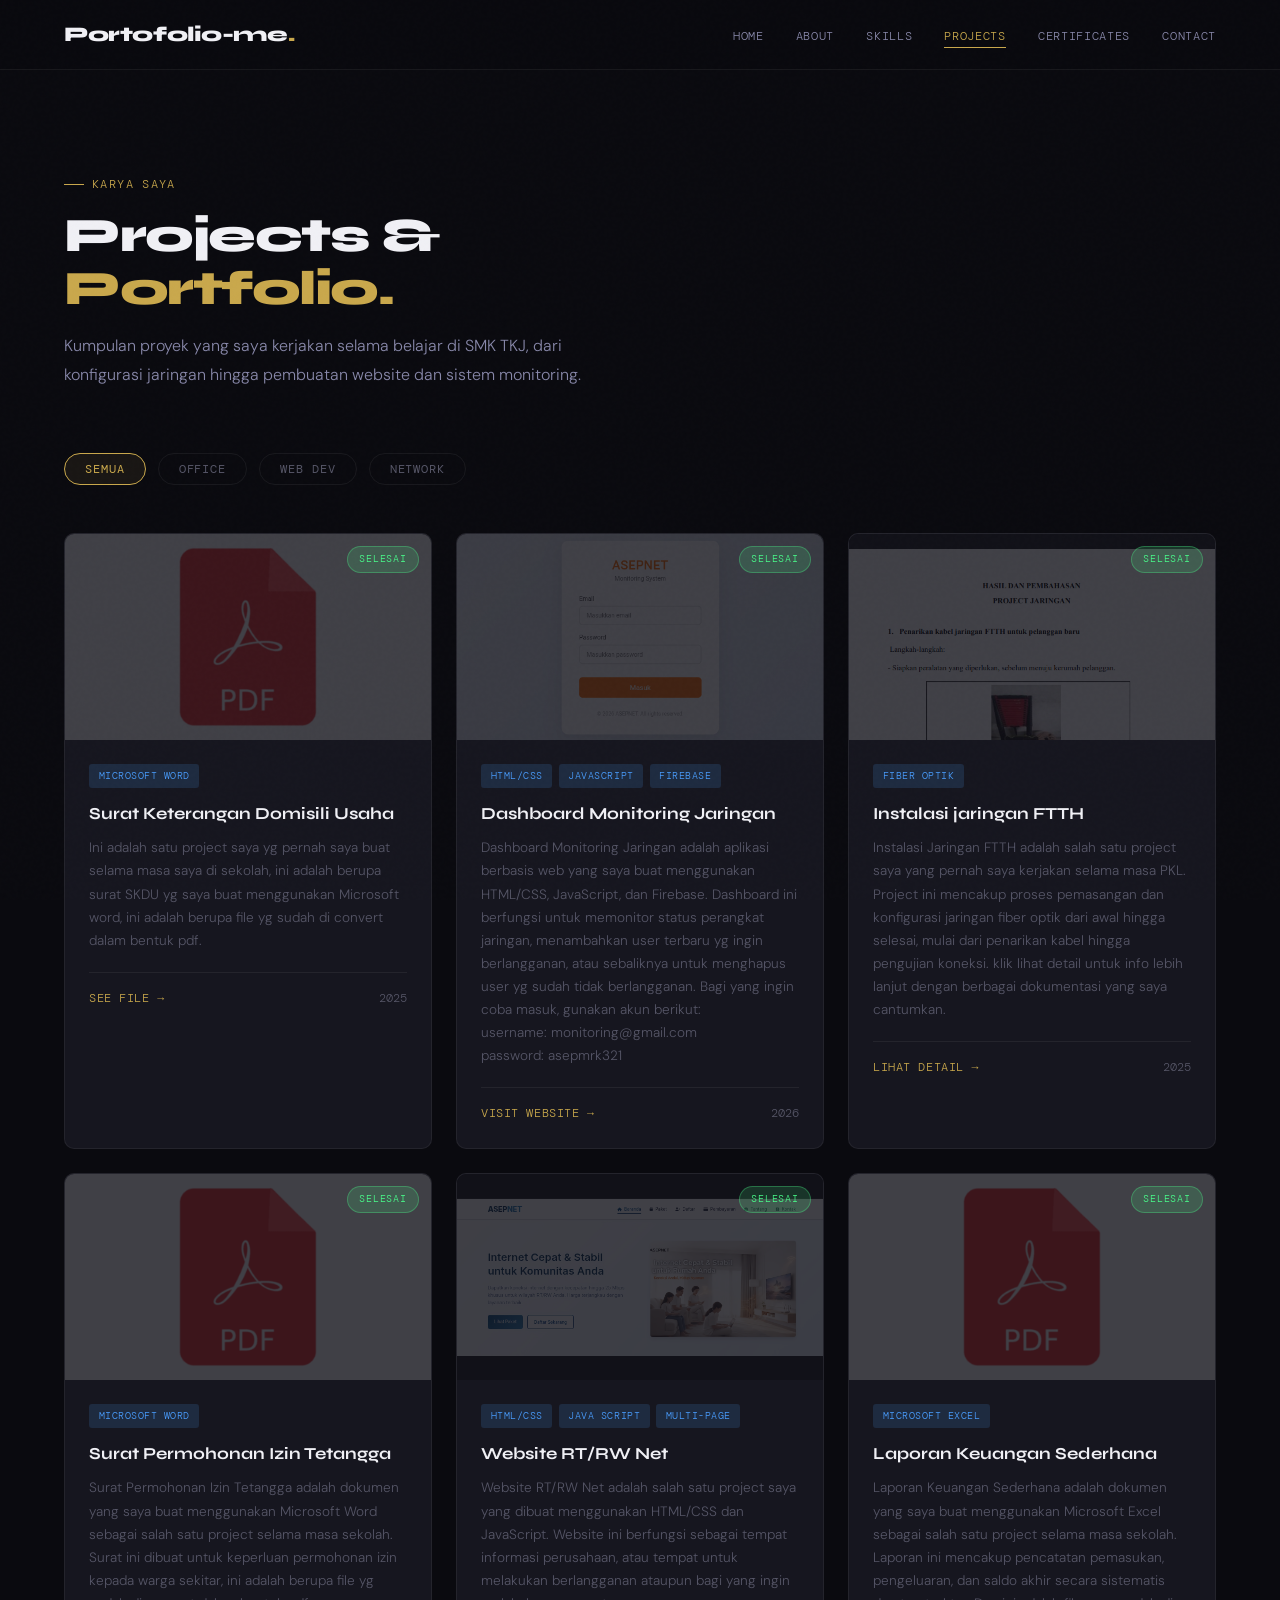
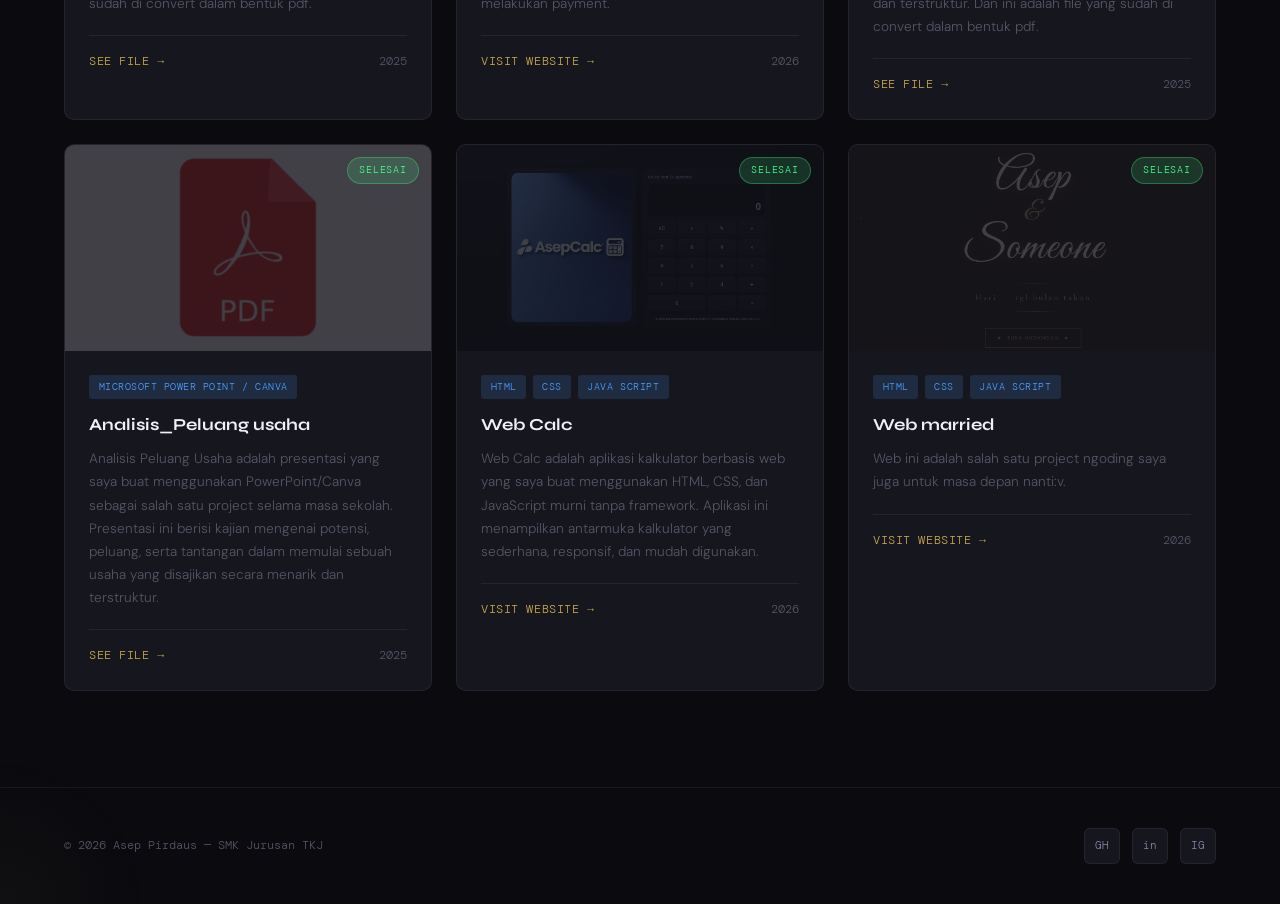
<file: projects.html>
<!DOCTYPE html>
<html lang="id">
<head>
  <meta charset="UTF-8" />
  <meta name="viewport" content="width=device-width, initial-scale=1.0" />
  <title>Projects — Asep Pirdaus</title>
  <link rel="stylesheet" href="style.css" />
  <link rel="icon" href="data:image/svg+xml,<svg xmlns='http://www.w3.org/2000/svg' viewBox='0 0 100 100'><text y='.9em' font-size='90'>💻</text></svg>" />
</head>
<body>

  <nav class="navbar">
    <a class="nav-logo">Portofolio-me<span>.</span></a>
    <ul class="nav-links">
      <li><a href="index.html">Home</a></li>
      <li><a href="about.html">About</a></li>
      <li><a href="skills.html">Skills</a></li>
      <li><a href="projects.html" class="active">Projects</a></li>
      <li><a href="certificates.html">Certificates</a></li>
      <li><a href="contact.html">Contact</a></li>
    </ul>
    <div class="hamburger" id="hamburger">
      <span></span><span></span><span></span>
    </div>
  </nav>

  <div class="nav-mobile" id="navMobile">
    <a href="index.html">Home</a>
    <a href="about.html">About</a>
    <a href="skills.html">Skills</a>
    <a href="projects.html">Projects</a>
    <a href="certificates.html">Certificates</a>
    <a href="contact.html">Contact</a>
  </div>

  <div class="page-wrapper">
    <section class="section">

      <div class="section-header reveal">
        <div class="section-tag">Karya Saya</div>
        <h1 class="section-title">Projects &<br><span>Portfolio.</span></h1>
        <p class="section-desc">
          Kumpulan proyek yang saya kerjakan selama belajar di SMK TKJ,
          dari konfigurasi jaringan hingga pembuatan website dan sistem monitoring.
        </p>
      </div>

      <!-- Filter Buttons -->
      <div class="projects-filter reveal">
        <button class="filter-btn active" data-filter="all">Semua</button>
        <button class="filter-btn" data-filter="network">Office</button>
        <button class="filter-btn" data-filter="web">Web Dev</button>
        <button class="filter-btn" data-filter="server">Network</button>
      </div>

      <!-- Projects Grid -->
      <div class="projects-grid stagger">

        <div class="project-card" data-category="network">
          <div class="project-thumb">
            <div class="project-thumb-icon"><img src="pdf.webp"></div>
            <div class="project-thumb-overlay"></div>
            <span class="project-status status-done">Selesai</span>
          </div>
          <div class="project-body">
            <div class="project-tags">
              <span class="project-tag">Microsoft word</span>
            </div>
            <h3 class="project-title">Surat Keterangan Domisili Usaha</h3>
            <p class="project-desc">
              Ini adalah satu project saya yg pernah saya buat selama masa saya di sekolah, ini adalah berupa surat SKDU yg saya buat menggunakan Microsoft word, ini adalah berupa file yg sudah di convert dalam bentuk pdf.
            </p>
            <div class="project-footer">
              <a href="https://file-skdu.vercel.app/" class="project-link">See File →</a>
              <span class="project-year">2025</span>
            </div>
          </div>
        </div>

        <div class="project-card" data-category="web">
          <div class="project-thumb">
            <div class="project-thumb-icon"><img src="monitoring.webp"></div>
            <div class="project-thumb-overlay"></div>
            <span class="project-status status-done">Selesai</span>
          </div>
          <div class="project-body">
            <div class="project-tags">
              <span class="project-tag">HTML/CSS</span>
              <span class="project-tag">JavaScript</span>
              <span class="project-tag">Firebase</span>
            </div>
            <h3 class="project-title">Dashboard Monitoring Jaringan</h3>
            <p class="project-desc">
  Dashboard Monitoring Jaringan adalah aplikasi berbasis web yang saya buat menggunakan HTML/CSS, JavaScript, dan Firebase. Dashboard ini berfungsi untuk memonitor status perangkat jaringan, menambahkan user terbaru yg ingin berlangganan, atau sebaliknya untuk menghapus user yg sudah tidak berlangganan. Bagi yang ingin coba masuk, gunakan akun berikut:<br>
  username: monitoring@gmail.com<br>
  password: asepmrk321
            </p>
            <div class="project-footer">
              <a href="https://monitoring-web2.vercel.app/" class="project-link">Visit website →</a>
              <span class="project-year">2026</span>
            </div>
          </div>
        </div>

        <div class="project-card" data-category="server">
          <div class="project-thumb">
            <div class="project-thumb-icon">️<img src="file-network.webp"></div>
            <div class="project-thumb-overlay"></div>
            <span class="project-status status-done">Selesai</span>
          </div>
          <div class="project-body">
            <div class="project-tags">
              <span class="project-tag">Fiber optik</span>
            </div>
            <h3 class="project-title">Instalasi jaringan FTTH</h3>
            <p class="project-desc">
              Instalasi Jaringan FTTH adalah salah satu project saya yang pernah saya kerjakan selama masa PKL. Project ini mencakup proses pemasangan dan konfigurasi jaringan fiber optik dari awal hingga selesai, mulai dari penarikan kabel hingga pengujian koneksi. klik lihat detail untuk info lebih lanjut dengan berbagai dokumentasi yang saya cantumkan.</p>
            <div class="project-footer">
              <a href="https://file-network.vercel.app/" class="project-link">Lihat Detail →</a>
              <span class="project-year">2025</span>
            </div>
          </div>
        </div>

        <div class="project-card" data-category="network">
          <div class="project-thumb">
            <div class="project-thumb-icon"><img src="pdf.webp"></div>
            <div class="project-thumb-overlay"></div>
            <span class="project-status status-done">Selesai</span>
          </div>
          <div class="project-body">
            <div class="project-tags">
              <span class="project-tag">Microsoft word</span>
            
            </div>
            <h3 class="project-title">Surat Permohonan Izin Tetangga</h3>
            <p class="project-desc">
            Surat Permohonan Izin Tetangga adalah dokumen yang saya buat menggunakan Microsoft Word sebagai salah satu project selama masa sekolah. Surat ini dibuat untuk keperluan permohonan izin kepada warga sekitar, ini adalah berupa file yg sudah di convert dalam bentuk pdf.
            </p>
            <div class="project-footer">
              <a href="https://file-spit.vercel.app/" class="project-link">See File →</a>
              <span class="project-year">2025</span>
            </div>
          </div>
        </div>

        <div class="project-card" data-category="web">
          <div class="project-thumb">
            <div class="project-thumb-icon"><img src="Rt-net.webp"></div>
            <div class="project-thumb-overlay"></div>
            <span class="project-status status-done">Selesai</span>
          </div>
          <div class="project-body">
            <div class="project-tags">
              <span class="project-tag">Html/css</span>
              <span class="project-tag">Java script</span>
              <span class="project-tag">Multi-page</span>
            </div>
            <h3 class="project-title">Website RT/RW Net</h3>
            <p class="project-desc">
              Website RT/RW Net adalah salah satu project saya yang dibuat menggunakan HTML/CSS dan JavaScript. Website ini berfungsi sebagai tempat informasi perusahaan, atau tempat untuk melakukan berlangganan ataupun bagi yang ingin melakukan payment.
            </p>
            <div class="project-footer">
              <a href="https://web-asepnet.vercel.app/" class="project-link">Visit website →</a>
              <span class="project-year">2026</span>
            </div>
          </div>
        </div>

        <div class="project-card" data-category="network">
          <div class="project-thumb">
            <div class="project-thumb-icon"><img src="pdf.webp"></div>
            <div class="project-thumb-overlay"></div>
            <span class="project-status status-done">Selesai</span>
          </div>
          <div class="project-body">
            <div class="project-tags">
              <span class="project-tag">Microsoft Excel</span>
            </div>
            <h3 class="project-title">Laporan Keuangan Sederhana</h3>
            <p class="project-desc">
              Laporan Keuangan Sederhana adalah dokumen yang saya buat menggunakan Microsoft Excel sebagai salah satu project selama masa sekolah. Laporan ini mencakup pencatatan pemasukan, pengeluaran, dan saldo akhir secara sistematis dan terstruktur. Dan ini adalah file yang sudah di convert dalam bentuk pdf.
            </p>
            <div class="project-footer">
              <a href="https://file-keuangan.vercel.app/" class="project-link">See File →</a>
              <span class="project-year">2025</span>
            </div>
          </div>
        </div>
        
                <div class="project-card" data-category="network">
          <div class="project-thumb">
            <div class="project-thumb-icon"><img src="pdf.webp"></div>
            <div class="project-thumb-overlay"></div>
            <span class="project-status status-done">Selesai</span>
          </div>
          <div class="project-body">
            <div class="project-tags">
              <span class="project-tag">Microsoft power point / Canva</span>
            </div>
            <h3 class="project-title">Analisis_Peluang usaha</h3>
            <p class="project-desc">
              Analisis Peluang Usaha adalah presentasi yang saya buat menggunakan PowerPoint/Canva sebagai salah satu project selama masa sekolah. Presentasi ini berisi kajian mengenai potensi, peluang, serta tantangan dalam memulai sebuah usaha yang disajikan secara menarik dan terstruktur.
            </p>
            <div class="project-footer">
              <a href="https://file-analisis-peluang-usaha-y68d.vercel.app/" class="project-link">See File →</a>
              <span class="project-year">2025</span>
            </div>
          </div>
        </div>
        

        <div class="project-card" data-category="web">
          <div class="project-thumb">
            <div class="project-thumb-icon"><img src="calc.webp"></div>
            <div class="project-thumb-overlay"></div>
            <span class="project-status status-done">Selesai</span>
          </div>
          <div class="project-body">
            <div class="project-tags">
              <span class="project-tag">HTML</span>
              <span class="project-tag">Css</span>
              <span class="project-tag">Java script</span>
            </div>
            <h3 class="project-title">Web Calc</h3>
            <p class="project-desc">
              Web Calc adalah aplikasi kalkulator berbasis web yang saya buat menggunakan HTML, CSS, dan JavaScript murni tanpa framework. Aplikasi ini menampilkan antarmuka kalkulator yang sederhana, responsif, dan mudah digunakan.
            </p>
            <div class="project-footer">
              <a href="https://calc-omega-ashen.vercel.app/" class="project-link">Visit website →</a>
              <span class="project-year">2026</span>
            </div>
          </div>
        </div>
        
           <div class="project-card" data-category="web">
          <div class="project-thumb">
            <div class="project-thumb-icon"><img src="married.webp"></div>
            <div class="project-thumb-overlay"></div>
            <span class="project-status status-done">Selesai</span>
          </div>
          <div class="project-body">
            <div class="project-tags">
              <span class="project-tag">HTML</span>
              <span class="project-tag">Css</span>
              <span class="project-tag">Java script</span>
            </div>
            <h3 class="project-title">Web married</h3>
            <p class="project-desc">
              Web ini adalah salah satu project ngoding saya juga untuk masa depan nanti:v.
            </p>
            <div class="project-footer">
              <a href="https://wedding-ashen-seven.vercel.app/" class="project-link">Visit website →</a>
              <span class="project-year">2026</span>
            </div>
          </div>
        </div>

      </div>

    </section>
  </div>

  <footer>

    <p class="footer-copy">© 2026 Asep Pirdaus — SMK Jurusan TKJ</p>
    <div class="footer-socials">
      <a href="https://github.com/aseppirdaus302-gif" class="social-link" title="GitHub" target="_blank">GH</a>
      <a href="https://www.linkedin.com/in/asep-pirdaus-865a7a403?utm_source=share&utm_campaign=share_via&utm_content=profile&utm_medium=android_app" class="social-link" title="LinkedIn" target="_blank">in</a>
      <a href="https://www.instagram.com/uus_dreamer" class="social-link" title="Instagram" target="_blank">IG</a>
    </div>
  </footer>

  <script src="main.js"></script>
</body>
</html>
</file>
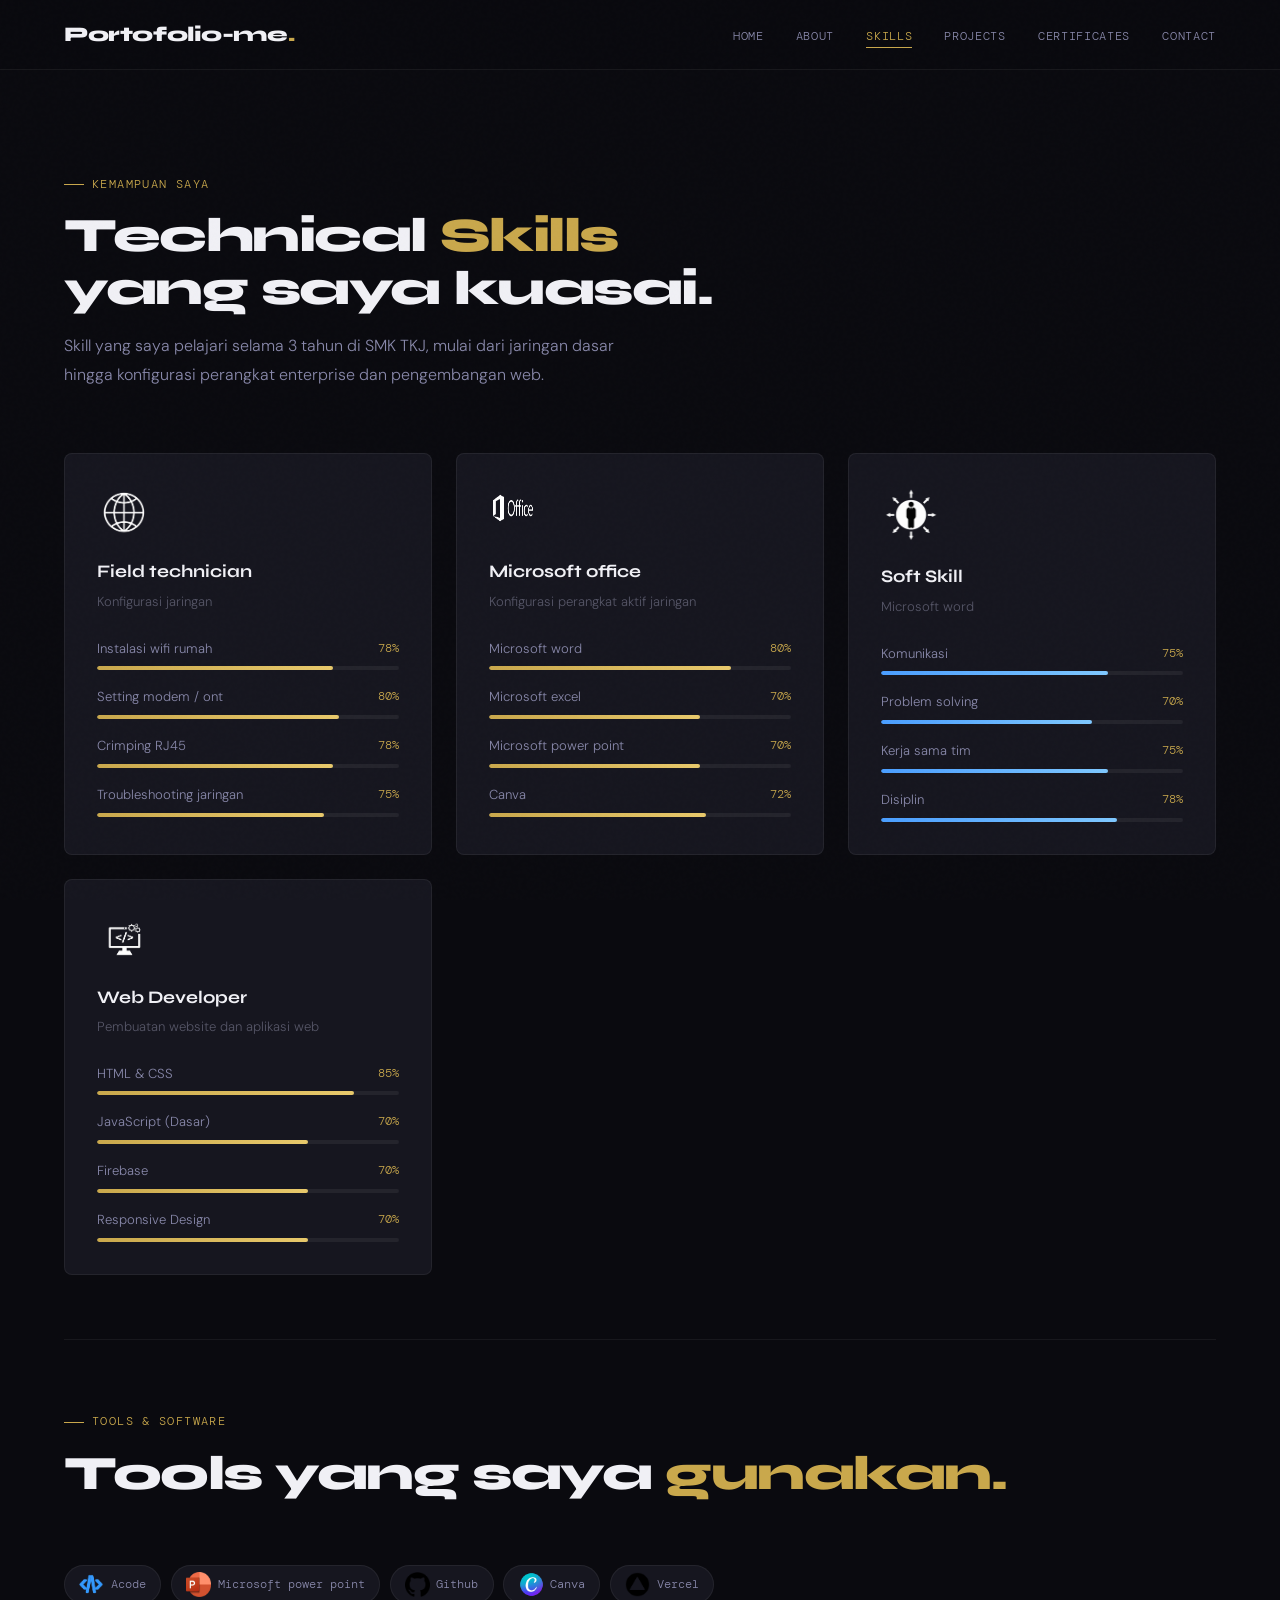
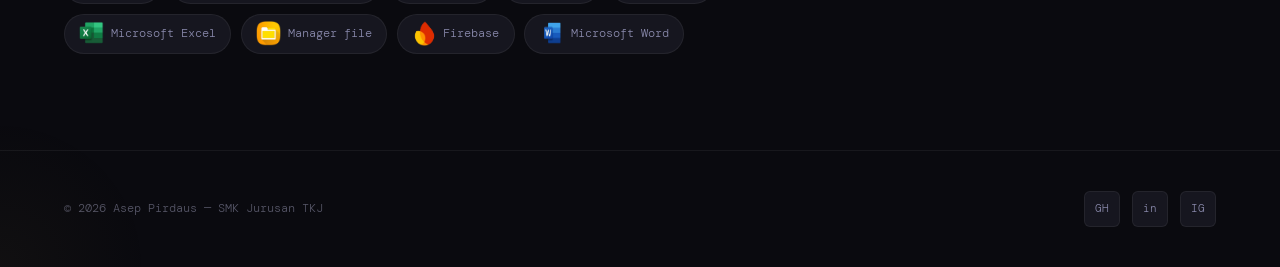
<file: skills.html>
<!DOCTYPE html>
<html lang="id">
<head>
  <meta charset="UTF-8" />
  <meta name="viewport" content="width=device-width, initial-scale=1.0" />
  <title>Skills — Asep Pirdaus</title>
  <link rel="stylesheet" href="style.css" />
  <link rel="icon" href="data:image/svg+xml,<svg xmlns='http://www.w3.org/2000/svg' viewBox='0 0 100 100'><text y='.9em' font-size='90'>💻</text></svg>" />
</head>
<body>

  <nav class="navbar">
    <a  class="nav-logo">Portofolio-me<span>.</span></a>
    <ul class="nav-links">
      <li><a href="index.html">Home</a></li>
      <li><a href="about.html">About</a></li>
      <li><a href="skills.html" class="active">Skills</a></li>
      <li><a href="projects.html">Projects</a></li>
      <li><a href="certificates.html">Certificates</a></li>
      <li><a href="contact.html">Contact</a></li>
    </ul>
    <div class="hamburger" id="hamburger">
      <span></span><span></span><span></span>
    </div>
  </nav>

  <div class="nav-mobile" id="navMobile">
    <a href="index.html">Home</a>
    <a href="about.html">About</a>
    <a href="skills.html">Skills</a>
    <a href="projects.html">Projects</a>
    <a href="certificates.html">Certificates</a>
    <a href="contact.html">Contact</a>
  </div>

  <div class="page-wrapper">
    <section class="section">

      <div class="section-header reveal">
        <div class="section-tag">Kemampuan Saya</div>
        <h1 class="section-title">Technical <span>Skills</span><br>yang saya kuasai.</h1>
        <p class="section-desc">
          Skill yang saya pelajari selama 3 tahun di SMK TKJ, mulai dari jaringan dasar
          hingga konfigurasi perangkat enterprise dan pengembangan web.
        </p>
      </div>

      <!-- Skills Grid -->
      <div class="skills-grid stagger">

        <!-- Networking -->
        <div class="skill-category">
          <div class="category-icon"><img src="network.webp" height="55px" width="55px" alt="Network"></div>
          <div class="category-name">Field technician</div>
          <div class="category-desc">Konfigurasi jaringan</div>
          <div class="skill-bars">
            <div class="skill-bar-item">
              <div class="skill-bar-header">
                <span class="skill-name">Instalasi wifi rumah</span>
                <span class="skill-percent">78%</span>
              </div>
              <div class="skill-bar-track">
                <div class="skill-bar-fill" data-width="78"></div>
              </div>
            </div>
            <div class="skill-bar-item">
              <div class="skill-bar-header">
                <span class="skill-name">Setting modem / ont</span>
                <span class="skill-percent">80%</span>
              </div>
              <div class="skill-bar-track">
                <div class="skill-bar-fill" data-width="80"></div>
              </div>
            </div>
            <div class="skill-bar-item">
              <div class="skill-bar-header">
                <span class="skill-name">Crimping RJ45</span>
                <span class="skill-percent">78%</span>
              </div>
              <div class="skill-bar-track">
                <div class="skill-bar-fill" data-width="78"></div>
              </div>
            </div>
            <div class="skill-bar-item">
              <div class="skill-bar-header">
                <span class="skill-name">Troubleshooting jaringan</span>
                <span class="skill-percent">75%</span>
              </div>
              <div class="skill-bar-track">
                <div class="skill-bar-fill" data-width="75"></div>
              </div>
            </div>
          </div>
        </div>

        <!-- Router & Perangkat -->
        <div class="skill-category">
          <div class="category-icon"><img src="office.webp" height="55px" width="50px" alt="Network"></div>
          <div class="category-name">Microsoft office</div>
          <div class="category-desc">Konfigurasi perangkat aktif jaringan</div>
          <div class="skill-bars">
            <div class="skill-bar-item">
              <div class="skill-bar-header">
                <span class="skill-name">Microsoft word</span>
                <span class="skill-percent">80%</span>
              </div>
              <div class="skill-bar-track">
                <div class="skill-bar-fill" data-width="80"></div>
              </div>
            </div>
            <div class="skill-bar-item">
              <div class="skill-bar-header">
                <span class="skill-name">Microsoft excel</span>
                <span class="skill-percent">70%</span>
              </div>
              <div class="skill-bar-track">
                <div class="skill-bar-fill" data-width="70"></div>
              </div>
            </div>
            <div class="skill-bar-item">
              <div class="skill-bar-header">
                <span class="skill-name">Microsoft power point</span>
                <span class="skill-percent">70%</span>
              </div>
              <div class="skill-bar-track">
                <div class="skill-bar-fill" data-width="70"></div>
              </div>
            </div>
            <div class="skill-bar-item">
              <div class="skill-bar-header">
                <span class="skill-name">Canva</span>
                <span class="skill-percent">72%</span>
              </div>
              <div class="skill-bar-track">
                <div class="skill-bar-fill" data-width="72"></div>
              </div>
            </div>
          </div>
        </div>

        <!-- Server & Linux -->
        <div class="skill-category">
          <div class="category-icon"><img src="skill.webp" height="60px" width="61px" alt="Network"></div>
          <div class="category-name">Soft Skill</div>
          <div class="category-desc">Microsoft word</div>
          <div class="skill-bars">
            <div class="skill-bar-item">
              <div class="skill-bar-header">
                <span class="skill-name">Komunikasi</span>
                <span class="skill-percent">75%</span>
              </div>
              <div class="skill-bar-track">
                <div class="skill-bar-fill blue" data-width="75"></div>
              </div>
            </div>
            <div class="skill-bar-item">
              <div class="skill-bar-header">
                <span class="skill-name">Problem solving</span>
                <span class="skill-percent">70%</span>
              </div>
              <div class="skill-bar-track">
                <div class="skill-bar-fill blue" data-width="70"></div>
              </div>
            </div>
            <div class="skill-bar-item">
              <div class="skill-bar-header">
                <span class="skill-name">Kerja sama tim</span>
                <span class="skill-percent">75%</span>
              </div>
              <div class="skill-bar-track">
                <div class="skill-bar-fill blue" data-width="75"></div>
              </div>
            </div>
            <div class="skill-bar-item">
              <div class="skill-bar-header">
                <span class="skill-name">Disiplin</span>
                <span class="skill-percent">78%</span>
              </div>
              <div class="skill-bar-track">
                <div class="skill-bar-fill blue" data-width="78"></div>
              </div>
            </div>
          </div>
        </div>

        <!-- Web Dev -->
        <div class="skill-category">
          <div class="category-icon"><img src="web.webp" height="55px" width="55px" alt="Network"></div>
          <div class="category-name">Web Developer</div>
          <div class="category-desc">Pembuatan website dan aplikasi web</div>
          <div class="skill-bars">
            <div class="skill-bar-item">
              <div class="skill-bar-header">
                <span class="skill-name">HTML & CSS</span>
                <span class="skill-percent">85%</span>
              </div>
              <div class="skill-bar-track">
                <div class="skill-bar-fill" data-width="85"></div>
              </div>
            </div>
            <div class="skill-bar-item">
              <div class="skill-bar-header">
                <span class="skill-name">JavaScript (Dasar)</span>
                <span class="skill-percent">70%</span>
              </div>
              <div class="skill-bar-track">
                <div class="skill-bar-fill" data-width="70"></div>
              </div>
            </div>
            <div class="skill-bar-item">
              <div class="skill-bar-header">
                <span class="skill-name">Firebase</span>
                <span class="skill-percent">70%</span>
              </div>
              <div class="skill-bar-track">
                <div class="skill-bar-fill" data-width="70"></div>
              </div>
            </div>
            <div class="skill-bar-item">
              <div class="skill-bar-header">
                <span class="skill-name">Responsive Design</span>
                <span class="skill-percent">70%</span>
              </div>
              <div class="skill-bar-track">
                <div class="skill-bar-fill" data-width="70"></div>
              </div>
            </div>
          </div>
        </div>

      </div>

      <div class="divider" style="margin: 4rem 0;"></div>

      <!-- Tools & Technologies -->
      <div class="section-header reveal">
        <div class="section-tag">Tools & Software</div>
        <h2 class="section-title">Tools yang saya <span>gunakan.</span></h2>
      </div>

      <div class="tech-badges reveal" style="margin-top: 1.5rem; max-width: 800px;">
        <span class="tech-badge"><img src="acode.webp" height="25px" width="25px" alt="Network"> Acode</span>
         <span class="tech-badge"><img src="ppt.webp" height="25px" width="25px" alt="Network"> Microsoft power point</span>
        <span class="tech-badge"><img src="github.webp" height="25px" width="25px" alt="Network"> Github</span>
         <span class="tech-badge"><img src="canva.webp" height="25px" width="25px" alt="Network"> Canva</span>
        <span class="tech-badge"><img src="vercel.webp" height="25px" width="25px" alt="Network"> Vercel</span>
        <span class="tech-badge"><img src="excel.webp" height="25px" width="25px" alt="Network"> Microsoft Excel</span>
         <span class="tech-badge"><img src="file-manager.webp" height="25px" width="25px" alt="Network"> Manager file</span>
         <span class="tech-badge"><img src="firebase.webp" height="25px" width="25px" alt="Network"> Firebase</span>
        <span class="tech-badge"><img src="word.webp" height="25px" width="25px" alt="Network"> Microsoft Word</span>
      </div>

    </section>
  </div>

  <footer>

    <p class="footer-copy">© 2026 Asep Pirdaus — SMK Jurusan TKJ</p>
    <div class="footer-socials">
      <a href="https://github.com/aseppirdaus302-gif" class="social-link" title="GitHub" target="_blank">GH</a>
      <a href="https://www.linkedin.com/in/asep-pirdaus" class="social-link" title="LinkedIn" target="_blank">in</a>
      <a href="https://www.instagram.com/uus_dreamer" class="social-link" title="Instagram" target="_blank">IG</a>
    </div>
  </footer>

  <script src="main.js"></script>
</body>
</html>
</file>
<file: style.css>
/* =========================================
   PORTFOLIO - Asep Pirdaus - style.css
   Dark Elegant Theme — Improved v2
   ========================================= */

@import url('https://fonts.googleapis.com/css2?family=Syne:wght@400;600;700;800&family=DM+Mono:ital,wght@0,300;0,400;1,300&family=DM+Sans:wght@300;400;500&display=swap');

/* === CSS VARIABLES === */
:root {
  --bg-primary: #0a0a0f;
  --bg-secondary: #111118;
  --bg-card: #16161f;
  --bg-card-hover: #1e1e2a;

  --accent-gold: #c9a84c;
  --accent-gold-light: #e8c96b;
  --accent-blue: #4a9eff;
  --accent-blue-dim: rgba(74, 158, 255, 0.15);

  --text-primary: #f0f0f5;
  --text-secondary: #8888aa;
  --text-muted: #555566;

  --border: rgba(255, 255, 255, 0.06);
  --border-accent: rgba(201, 168, 76, 0.3);

  --shadow-card: 0 4px 30px rgba(0, 0, 0, 0.5);
  --shadow-glow: 0 0 40px rgba(201, 168, 76, 0.08);

  --font-display: 'Syne', sans-serif;
  --font-body: 'DM Sans', sans-serif;
  --font-mono: 'DM Mono', monospace;

  --nav-height: 70px;
  --transition: 0.3s cubic-bezier(0.4, 0, 0.2, 1);
  --section-padding: 6rem 5%;
}

/* === RESET & BASE === */
*, *::before, *::after {
  margin: 0;
  padding: 0;
  box-sizing: border-box;
}

html {
  scroll-behavior: smooth;
  font-size: 16px;
}

body {
  background-color: var(--bg-primary);
  color: var(--text-primary);
  font-family: var(--font-body);
  font-weight: 300;
  line-height: 1.7;
  overflow-x: hidden;
  min-height: 100vh;
}

body::before {
  content: '';
  position: fixed;
  inset: 0;
  background-image: url("data:image/svg+xml,%3Csvg viewBox='0 0 256 256' xmlns='http://www.w3.org/2000/svg'%3E%3Cfilter id='noise'%3E%3CfeTurbulence type='fractalNoise' baseFrequency='0.9' numOctaves='4' stitchTiles='stitch'/%3E%3C/filter%3E%3Crect width='100%25' height='100%25' filter='url(%23noise)' opacity='0.03'/%3E%3C/svg%3E");
  pointer-events: none;
  z-index: 9999;
  opacity: 0.4;
}

a { text-decoration: none; color: inherit; }
img { max-width: 100%; display: block; }
ul { list-style: none; }

::-webkit-scrollbar { width: 4px; }
::-webkit-scrollbar-track { background: var(--bg-primary); }
::-webkit-scrollbar-thumb { background: var(--accent-gold); border-radius: 2px; }

::selection {
  background: rgba(201, 168, 76, 0.25);
  color: var(--accent-gold-light);
}

/* =========================================
   ANIMATIONS
   ========================================= */
@keyframes fadeUp {
  from { opacity: 0; transform: translateY(20px); }
  to   { opacity: 1; transform: translateY(0); }
}

@keyframes fadeIn {
  from { opacity: 0; }
  to   { opacity: 1; }
}

@keyframes scrollLine {
  0%   { transform: scaleY(0); transform-origin: top; }
  50%  { transform: scaleY(1); transform-origin: top; }
  51%  { transform: scaleY(1); transform-origin: bottom; }
  100% { transform: scaleY(0); transform-origin: bottom; }
}

/* === SCROLL REVEAL === */
.reveal {
  opacity: 0;
  transform: translateY(24px);
  transition: opacity 0.6s ease, transform 0.6s ease;
}
.reveal.visible { opacity: 1; transform: translateY(0); }

.stagger > * {
  opacity: 0;
  transform: translateY(20px);
  transition: opacity 0.5s ease, transform 0.5s ease;
}
.stagger.visible > * { opacity: 1; transform: translateY(0); }
.stagger.visible > *:nth-child(1) { transition-delay: 0.05s; }
.stagger.visible > *:nth-child(2) { transition-delay: 0.15s; }
.stagger.visible > *:nth-child(3) { transition-delay: 0.25s; }
.stagger.visible > *:nth-child(4) { transition-delay: 0.35s; }
.stagger.visible > *:nth-child(5) { transition-delay: 0.45s; }
.stagger.visible > *:nth-child(6) { transition-delay: 0.55s; }

/* =========================================
   NAVBAR
   ========================================= */
.navbar {
  position: fixed;
  top: 0; left: 0; right: 0;
  z-index: 1000;
  height: var(--nav-height);
  display: flex;
  align-items: center;
  padding: 0 5%;
  background: rgba(10, 10, 15, 0.85);
  backdrop-filter: blur(20px);
  -webkit-backdrop-filter: blur(20px);
  border-bottom: 1px solid var(--border);
  transition: all var(--transition);
  gap: 2rem;
}

.navbar.scrolled {
  background: rgba(10, 10, 15, 0.97);
  border-bottom-color: var(--border-accent);
}

.nav-logo {
  font-family: var(--font-display);
  font-size: 1.3rem;
  font-weight: 800;
  color: var(--text-primary);
  letter-spacing: -0.02em;
  flex: 1;
  white-space: nowrap;
}
.nav-logo span { color: var(--accent-gold); }

.nav-links {
  display: flex;
  gap: 2rem;
  align-items: center;
  flex-wrap: nowrap;
}

.nav-links a {
  font-family: var(--font-mono);
  font-size: 0.72rem;
  letter-spacing: 0.06em;
  text-transform: uppercase;
  color: var(--text-secondary);
  position: relative;
  transition: color var(--transition);
  white-space: nowrap;
}

.nav-links a::after {
  content: '';
  position: absolute;
  bottom: -4px; left: 0;
  width: 0; height: 1px;
  background: var(--accent-gold);
  transition: width var(--transition);
}

.nav-links a:hover,
.nav-links a.active { color: var(--accent-gold); }

.nav-links a:hover::after,
.nav-links a.active::after { width: 100%; }

/* Hamburger */
.hamburger {
  display: none;
  flex-direction: column;
  gap: 5px;
  cursor: pointer;
  padding: 5px;
  flex-shrink: 0;
}

.hamburger span {
  display: block;
  width: 24px; height: 2px;
  background: var(--text-primary);
  transition: all var(--transition);
  transform-origin: center;
}

.hamburger.open span:nth-child(1) { transform: translateY(7px) rotate(45deg); }
.hamburger.open span:nth-child(2) { opacity: 0; }
.hamburger.open span:nth-child(3) { transform: translateY(-7px) rotate(-45deg); }

/* Mobile Nav */
.nav-mobile {
  display: none;
  position: fixed;
  top: var(--nav-height); left: 0; right: 0;
  background: rgba(10, 10, 15, 0.98);
  backdrop-filter: blur(20px);
  padding: 2rem 5%;
  border-bottom: 1px solid var(--border);
  z-index: 999;
  flex-direction: column;
  gap: 0;
  transform: translateY(-10px);
  opacity: 0;
  transition: all var(--transition);
}

.nav-mobile.open {
  display: flex;
  transform: translateY(0);
  opacity: 1;
}

.nav-mobile a {
  font-family: var(--font-mono);
  font-size: 0.9rem;
  color: var(--text-secondary);
  letter-spacing: 0.05em;
  text-transform: uppercase;
  transition: color var(--transition);
  padding: 1rem 0;
  border-bottom: 1px solid var(--border);
}

.nav-mobile a:hover,
.nav-mobile a.active { color: var(--accent-gold); }

/* =========================================
   PAGE WRAPPER
   ========================================= */
.page-wrapper {
  padding-top: var(--nav-height);
  min-height: 100vh;
  display: flex;
  flex-direction: column;
}

.page-wrapper .section {
  flex: 1;
}
/* =========================================
   HERO
   ========================================= */
.hero {
  min-height: auto;
  padding: 5rem 5% 4rem;
  display: flex;
  align-items: center;
}

.hero::before {
  content: '';
  position: absolute; inset: 0;
  background-image:
    linear-gradient(rgba(201, 168, 76, 0.03) 1px, transparent 1px),
    linear-gradient(90deg, rgba(201, 168, 76, 0.03) 1px, transparent 1px);
  background-size: 60px 60px;
  mask-image: radial-gradient(ellipse at center, black 30%, transparent 80%);
}

.hero-orb {
  position: absolute;
  border-radius: 50%;
  filter: blur(80px);
  pointer-events: none;
}

.hero-orb-1 {
  width: 400px; height: 400px;
  background: rgba(201, 168, 76, 0.06);
  top: -100px; right: -100px;
}

.hero-orb-2 {
  width: 300px; height: 300px;
  background: rgba(74, 158, 255, 0.05);
  bottom: 50px; left: -50px;
}

.hero-content {
  max-width: 800px;
  position: relative;
  z-index: 1;
  width: 100%;
}

.hero-tag {
  display: inline-flex;
  align-items: center;
  gap: 0.5rem;
  font-family: var(--font-mono);
  font-size: 0.75rem;
  color: var(--accent-gold);
  letter-spacing: 0.1em;
  text-transform: uppercase;
  margin-bottom: 1.5rem;
  opacity: 0;
  animation: fadeUp 0.8s 0.2s ease forwards;
}

.hero-tag::before {
  content: '';
  display: block;
  width: 30px; height: 1px;
  background: var(--accent-gold);
}

.hero-name {
  font-family: var(--font-display);
  font-size: clamp(2.8rem, 7vw, 5.5rem);
  font-weight: 800;
  line-height: 1.05;
  letter-spacing: -0.03em;
  margin-bottom: 0.5rem;
  opacity: 0;
  animation: fadeUp 0.8s 0.35s ease forwards;
}

.hero-name .highlight {
  color: var(--accent-gold);
  display: block;
}

.hero-role {
  font-family: var(--font-mono);
  font-size: 1rem;
  color: var(--accent-blue);
  margin-bottom: 1.5rem;
  opacity: 0;
  animation: fadeUp 0.8s 0.5s ease forwards;
}

.hero-desc {
  font-size: 1.05rem;
  color: var(--text-secondary);
  max-width: 550px;
  margin-bottom: 2.5rem;
  line-height: 1.8;
  opacity: 0;
  animation: fadeUp 0.8s 0.65s ease forwards;
}

.hero-desc strong { color: var(--text-primary); font-weight: 500; }

.hero-buttons {
  display: flex;
  gap: 1rem;
  flex-wrap: wrap;
  align-items: center;
  opacity: 0;
  animation: fadeUp 0.8s 0.8s ease forwards;
}

/* Stats row */
.hero-stats {
  display: flex;
  gap: 3rem;
  flex-wrap: wrap;
  margin-top: 4rem;
  padding-top: 2rem;
  border-top: 1px solid var(--border);
  opacity: 0;
  animation: fadeUp 0.8s 1s ease forwards;
}

.stat-item .stat-number {
  font-family: var(--font-display);
  font-size: 1.8rem;
  font-weight: 800;
  color: var(--accent-gold);
  line-height: 1;
}

.stat-item .stat-label {
  font-family: var(--font-mono);
  font-size: 0.7rem;
  color: var(--text-muted);
  text-transform: uppercase;
  letter-spacing: 0.08em;
  margin-top: 0.25rem;
}

/* Scroll indicator */
.scroll-indicator {
  position: absolute;
  bottom: 2rem; right: 5%;
  display: flex;
  flex-direction: column;
  align-items: center;
  gap: 0.5rem;
  opacity: 0;
  animation: fadeIn 1s 1.5s ease forwards;
}

.scroll-line {
  width: 1px; height: 60px;
  background: linear-gradient(to bottom, var(--accent-gold), transparent);
  animation: scrollLine 2s infinite;
}

.scroll-text {
  font-family: var(--font-mono);
  font-size: 0.65rem;
  color: var(--text-muted);
  text-transform: uppercase;
  letter-spacing: 0.15em;
  writing-mode: vertical-rl;
}

/* =========================================
   BUTTONS
   ========================================= */
.btn-primary {
  display: inline-flex;
  align-items: center;
  gap: 0.5rem;
  padding: 0.85rem 2rem;
  background: var(--accent-gold);
  color: var(--bg-primary);
  font-family: var(--font-display);
  font-weight: 700;
  font-size: 0.88rem;
  letter-spacing: 0.05em;
  text-transform: uppercase;
  border-radius: 4px;
  transition: all var(--transition);
  border: none;
  cursor: pointer;
}

.btn-primary:hover {
  background: var(--accent-gold-light);
  transform: translateY(-2px);
  box-shadow: 0 10px 30px rgba(201, 168, 76, 0.3);
}

.btn-outline {
  display: inline-flex;
  align-items: center;
  gap: 0.5rem;
  padding: 0.85rem 2rem;
  background: transparent;
  color: var(--text-primary);
  font-family: var(--font-display);
  font-weight: 600;
  font-size: 0.88rem;
  letter-spacing: 0.05em;
  text-transform: uppercase;
  border-radius: 4px;
  border: 1px solid var(--border-accent);
  transition: all var(--transition);
  cursor: pointer;
}

.btn-outline:hover {
  border-color: var(--accent-gold);
  color: var(--accent-gold);
  transform: translateY(-2px);
  background: rgba(201, 168, 76, 0.05);
}

/* CV Download Button */
.btn-cv {
  display: inline-flex;
  align-items: center;
  gap: 0.5rem;
  padding: 0.85rem 1.5rem;
  background: transparent;
  color: var(--text-secondary);
  font-family: var(--font-mono);
  font-size: 0.78rem;
  letter-spacing: 0.05em;
  text-transform: uppercase;
  border-radius: 4px;
  border: 1px solid var(--border);
  transition: all var(--transition);
  cursor: pointer;
}

.btn-cv:hover {
  border-color: var(--accent-gold);
  color: var(--accent-gold);
  background: rgba(201, 168, 76, 0.05);
  transform: translateY(-2px);
}

/* =========================================
   SECTION COMMONS
   ========================================= */
.section {
  padding: var(--section-padding);
}

.section-header { margin-bottom: 4rem; }

.section-tag {
  display: inline-flex;
  align-items: center;
  gap: 0.5rem;
  font-family: var(--font-mono);
  font-size: 0.72rem;
  color: var(--accent-gold);
  letter-spacing: 0.12em;
  text-transform: uppercase;
  margin-bottom: 1rem;
}

.section-tag::before {
  content: '';
  display: block;
  width: 20px; height: 1px;
  background: var(--accent-gold);
}

.section-title {
  font-family: var(--font-display);
  font-size: clamp(2rem, 4vw, 3rem);
  font-weight: 800;
  letter-spacing: -0.03em;
  line-height: 1.1;
}

.section-title span { color: var(--accent-gold); }

.section-desc {
  margin-top: 1rem;
  color: var(--text-secondary);
  max-width: 550px;
  line-height: 1.8;
}

.divider {
  width: 100%; height: 1px;
  background: var(--border);
}

/* =========================================
   HOME — HIGHLIGHT GRID
   ========================================= */
.highlight-grid {
  display: grid;
  grid-template-columns: repeat(auto-fit, minmax(220px, 1fr));
  gap: 1.5rem;
  margin-top: 3rem;
}

/* =========================================
   HOME — CTA SECTION
   ========================================= */
.cta-section {
  text-align: center;
  padding-top: 1rem;
  padding-bottom: 5rem;
}

.cta-inner {
  max-width: 600px;
  margin: 0 auto;
}

.cta-desc {
  color: var(--text-secondary);
  margin: 1.5rem auto;
  max-width: 450px;
  line-height: 1.8;
}

.cta-buttons {
  display: flex;
  gap: 1rem;
  justify-content: center;
  flex-wrap: wrap;
}

/* =========================================
   ABOUT PAGE
   ========================================= */
.about-grid {
  display: grid;
  grid-template-columns: 1fr 1.3fr;
  gap: 5rem;
  align-items: start;
}

.about-photo-wrap { position: relative; }

.about-photo-frame {
  position: relative;
  border-radius: 8px;
  overflow: hidden;
  background: var(--bg-card);
  aspect-ratio: 4/5;
  display: flex;
  align-items: center;
  justify-content: center;
}

.about-photo-frame img {
  width: 100%; height: 100%;
  object-fit: cover;
  filter: grayscale(30%);
  transition: filter var(--transition);
}

.about-photo-frame:hover img { filter: grayscale(0%); }

.about-photo-frame::after {
  content: '';
  position: absolute; inset: 0;
  border: 1px solid var(--border-accent);
  border-radius: 8px;
  pointer-events: none;
}

.photo-badge {
  position: absolute;
  bottom: -1rem; right: -1rem;
  background: var(--accent-gold);
  color: var(--bg-primary);
  padding: 0.75rem 1.25rem;
  border-radius: 4px;
  font-family: var(--font-display);
  font-weight: 700;
  font-size: 0.85rem;
}

.about-intro {
  font-size: 1.05rem;
  color: var(--text-secondary);
  line-height: 1.9;
  margin-bottom: 2rem;
}

.about-intro strong { color: var(--text-primary); font-weight: 500; }

.about-details {
  display: grid;
  grid-template-columns: 1fr 1fr;
  gap: 0.75rem;
  margin-bottom: 2rem;
}

.detail-item {
  padding: 0.85rem 1rem;
  background: var(--bg-card);
  border: 1px solid var(--border);
  border-radius: 6px;
  transition: border-color var(--transition);
}

.detail-item:hover { border-color: var(--border-accent); }

.detail-label {
  font-family: var(--font-mono);
  font-size: 0.62rem;
  color: var(--accent-gold);
  text-transform: uppercase;
  letter-spacing: 0.1em;
  margin-bottom: 0.2rem;
}

.detail-value { font-size: 0.88rem; color: var(--text-primary); }

.about-actions {
  display: flex;
  gap: 1rem;
  flex-wrap: wrap;
  align-items: center;
  margin-top: 0.5rem;
}

/* =========================================
   PRINSIP & HOBI (NEW)
   ========================================= */
.prinsip-hobi-grid {
  display: grid;
  grid-template-columns: 1fr 1.4fr;
  gap: 4rem;
  align-items: start;
  margin-top: 1rem;
}

/* Prinsip list */
.prinsip-list {
  display: flex;
  flex-direction: column;
  gap: 1.25rem;
}

.prinsip-item {
  display: flex;
  align-items: flex-start;
  gap: 1rem;
  padding: 1.5rem;
  background: var(--bg-card);
  border: 1px solid var(--border);
  border-radius: 10px;
  transition: all var(--transition);
  position: relative;
  overflow: hidden;
}

.prinsip-item::before {
  content: '';
  position: absolute;
  left: 0; top: 0; bottom: 0;
  width: 3px;
  background: var(--accent-gold);
  border-radius: 3px 0 0 3px;
  opacity: 0;
  transition: opacity var(--transition);
}

.prinsip-item:hover {
  border-color: var(--border-accent);
  transform: translateX(4px);
  box-shadow: var(--shadow-card);
}

.prinsip-item:hover::before { opacity: 1; }

.prinsip-icon {
  font-size: 1.8rem;
  flex-shrink: 0;
  line-height: 1;
  margin-top: 0.1rem;
}

.prinsip-title {
  font-family: var(--font-display);
  font-size: 1rem;
  font-weight: 700;
  margin-bottom: 0.4rem;
  color: var(--text-primary);
}

.prinsip-desc {
  font-size: 0.84rem;
  color: var(--text-muted);
  line-height: 1.7;
}

/* Hobi card */
.hobi-card {
  display: flex;
  align-items: flex-start;
  gap: 1.25rem;
  padding: 1.5rem;
  background: var(--bg-card);
  border: 1px solid var(--border-accent);
  border-radius: 10px;
  margin-bottom: 1.5rem;
  position: relative;
  overflow: hidden;
  transition: all var(--transition);
}

.hobi-card::before {
  content: '';
  position: absolute;
  top: 0; left: 0; right: 0;
  height: 2px;
  background: linear-gradient(90deg, var(--accent-gold), var(--accent-blue), transparent);
}

.hobi-card:hover {
  transform: translateY(-3px);
  box-shadow: var(--shadow-card), var(--shadow-glow);
}

.hobi-icon-wrap {
  font-size: 2.2rem;
  flex-shrink: 0;
  line-height: 1;
}

.hobi-title {
  font-family: var(--font-display);
  font-size: 1.05rem;
  font-weight: 700;
  margin-bottom: 0.5rem;
  color: var(--text-primary);
}

.hobi-desc {
  font-size: 0.85rem;
  color: var(--text-secondary);
  line-height: 1.7;
  margin-bottom: 1rem;
}

.hobi-tags {
  display: flex;
  gap: 0.5rem;
  flex-wrap: wrap;
}

.hobi-tag {
  padding: 0.25rem 0.75rem;
  background: rgba(201, 168, 76, 0.1);
  border: 1px solid var(--border-accent);
  border-radius: 100px;
  font-family: var(--font-mono);
  font-size: 0.68rem;
  color: var(--accent-gold);
}

/* Running photo */
.running-photo-wrap {
  position: relative;
}

.running-photo-frame {
  position: relative;
  width: 100%;
  aspect-ratio: unset;
  border-radius: 10px;
  overflow: hidden;
  background: var(--bg-card);
  border: 1px solid var(--border-accent);
}

.running-photo-frame img {
  width: 100%;
  height: 100%;
  object-fit: cover;
  filter: grayscale(20%);
  transition: filter var(--transition), transform var(--transition);
}

.running-photo-frame:hover img {
  filter: grayscale(0%);
  transform: scale(1.03);
}

/* Placeholder saat foto belum ada */
.running-photo-placeholder {
  width: 100%;
  height: 100%;
  display: flex;
  flex-direction: column;
  align-items: center;
  justify-content: center;
  gap: 0.5rem;
  background: var(--bg-secondary);
  border: 2px dashed var(--border-accent);
  border-radius: 10px;
  padding: 2rem;
}

.placeholder-icon {
  font-size: 3rem;
  opacity: 0.5;
}

.placeholder-text {
  font-family: var(--font-display);
  font-size: 1rem;
  color: var(--text-muted);
  font-weight: 600;
}

.placeholder-hint {
  font-family: var(--font-mono);
  font-size: 0.7rem;
  color: var(--text-muted);
  text-align: center;
}

.placeholder-hint code {
  background: rgba(201, 168, 76, 0.1);
  color: var(--accent-gold);
  padding: 0.1rem 0.4rem;
  border-radius: 3px;
}

.running-photo-caption {
  margin-top: 0.75rem;
  font-family: var(--font-mono);
  font-size: 0.7rem;
  color: var(--text-muted);
  text-align: center;
  letter-spacing: 0.05em;
}

/* Timeline */
.timeline-grid {
  display: grid;
  grid-template-columns: 1fr 1fr;
  gap: 3rem;
  margin-top: 1rem;
}

.timeline-heading {
  font-family: var(--font-mono);
  font-size: 0.72rem;
  color: var(--accent-gold);
  text-transform: uppercase;
  letter-spacing: 0.1em;
  margin-bottom: 2rem;
}

.timeline-list {
  position: relative;
  padding-left: 1.5rem;
  border-left: 1px solid var(--border);
}

.timeline-item {
  margin-bottom: 2.5rem;
  position: relative;
}

.timeline-item:last-child { margin-bottom: 0; }

.timeline-dot {
  position: absolute;
  left: -1.87rem;
  top: 0.3rem;
  width: 12px; height: 12px;
  border-radius: 50%;
  background: var(--bg-card);
  border: 2px solid var(--border);
}

.timeline-dot.active {
  background: var(--accent-gold);
  border-color: var(--bg-primary);
}

.timeline-date {
  font-family: var(--font-mono);
  font-size: 0.68rem;
  color: var(--text-muted);
  margin-bottom: 0.4rem;
}

.timeline-title {
  font-family: var(--font-display);
  font-size: 1rem;
  font-weight: 700;
  margin-bottom: 0.25rem;
}

.timeline-sub {
  font-size: 0.85rem;
  color: var(--accent-gold);
}

.timeline-desc {
  font-size: 0.82rem;
  color: var(--text-muted);
  margin-top: 0.5rem;
  line-height: 1.6;
}

/* Achievements */
.achievement-list {
  display: flex;
  flex-direction: column;
  gap: 1rem;
}

.achievement-item {
  display: flex;
  align-items: center;
  gap: 0.75rem;
  padding: 1.25rem;
  background: var(--bg-card);
  border: 1px solid var(--border);
  border-radius: 8px;
  transition: all var(--transition);
}

.achievement-item:hover {
  border-color: var(--border-accent);
  transform: translateX(4px);
}

.achievement-icon { font-size: 1.5rem; flex-shrink: 0; }

.achievement-title {
  font-weight: 600;
  font-size: 0.9rem;
}

.achievement-sub {
  font-size: 0.75rem;
  color: var(--text-muted);
  font-family: var(--font-mono);
  margin-top: 0.15rem;
}

/* CV Banner */
.cv-banner {
  background: var(--bg-card);
  border: 1px solid var(--border-accent);
  border-radius: 12px;
  padding: 2rem 2.5rem;
  position: relative;
  overflow: hidden;
}

.cv-banner::before {
  content: '';
  position: absolute;
  top: 0; left: 0; right: 0;
  height: 2px;
  background: linear-gradient(90deg, var(--accent-gold), var(--accent-blue), transparent);
}

.cv-banner-inner {
  display: flex;
  align-items: center;
  gap: 2rem;
  flex-wrap: wrap;
}

.cv-banner-icon {
  font-size: 2.5rem;
  flex-shrink: 0;
}

.cv-banner-text { flex: 1; min-width: 200px; }

.cv-banner-title {
  font-family: var(--font-display);
  font-size: 1.15rem;
  font-weight: 700;
  margin-bottom: 0.4rem;
}

.cv-banner-desc {
  font-size: 0.88rem;
  color: var(--text-secondary);
  line-height: 1.6;
}

/* =========================================
   SKILLS PAGE
   ========================================= */
.skills-grid {
  display: grid;
  grid-template-columns: repeat(auto-fit, minmax(300px, 1fr));
  gap: 1.5rem;
  margin-bottom: 4rem;
}

.skill-category {
  background: var(--bg-card);
  border: 1px solid var(--border);
  border-radius: 8px;
  padding: 2rem;
  transition: all var(--transition);
  position: relative;
  overflow: hidden;
}

.skill-category::before {
  content: '';
  position: absolute;
  top: 0; left: 0; right: 0;
  height: 2px;
  background: linear-gradient(90deg, var(--accent-gold), transparent);
  opacity: 0;
  transition: opacity var(--transition);
}

.skill-category:hover {
  border-color: var(--border-accent);
  transform: translateY(-3px);
  box-shadow: var(--shadow-card);
}

.skill-category:hover::before { opacity: 1; }

.category-icon {
  font-size: 2rem;
  margin-bottom: 1rem;
  display: flex;
  align-items: center;
}

.category-name {
  font-family: var(--font-display);
  font-size: 1.1rem;
  font-weight: 700;
  margin-bottom: 0.25rem;
}

.category-desc {
  font-size: 0.82rem;
  color: var(--text-muted);
  margin-bottom: 1.5rem;
}

.skill-bars { display: flex; flex-direction: column; gap: 1rem; }

.skill-bar-header {
  display: flex;
  justify-content: space-between;
  margin-bottom: 0.4rem;
}

.skill-name { font-size: 0.82rem; color: var(--text-secondary); }

.skill-percent {
  font-family: var(--font-mono);
  font-size: 0.75rem;
  color: var(--accent-gold);
}

.skill-bar-track {
  height: 4px;
  background: rgba(255, 255, 255, 0.06);
  border-radius: 2px;
  overflow: hidden;
}

.skill-bar-fill {
  height: 100%;
  border-radius: 2px;
  background: linear-gradient(90deg, var(--accent-gold), var(--accent-gold-light));
  width: 0%;
  transition: width 1.2s cubic-bezier(0.4, 0, 0.2, 1);
}

.skill-bar-fill.blue {
  background: linear-gradient(90deg, var(--accent-blue), #7ec8ff);
}

/* Tech badges */
.tech-badges {
  display: flex;
  flex-wrap: wrap;
  gap: 0.6rem;
  margin-top: 2rem;
}

.tech-badge {
  display: inline-flex;
  align-items: center;
  gap: 0.4rem;
  padding: 0.4rem 0.9rem;
  background: var(--bg-card);
  border: 1px solid var(--border);
  border-radius: 100px;
  font-family: var(--font-mono);
  font-size: 0.72rem;
  color: var(--text-secondary);
  transition: all var(--transition);
  cursor: default;
}

.tech-badge:hover {
  border-color: var(--accent-gold);
  color: var(--accent-gold);
  background: rgba(201, 168, 76, 0.05);
}

/* =========================================
   PROJECTS PAGE
   ========================================= */
.projects-filter {
  display: flex;
  gap: 0.75rem;
  flex-wrap: wrap;
  margin-bottom: 3rem;
}

.filter-btn {
  padding: 0.45rem 1.25rem;
  background: transparent;
  border: 1px solid var(--border);
  border-radius: 100px;
  color: var(--text-muted);
  font-family: var(--font-mono);
  font-size: 0.72rem;
  text-transform: uppercase;
  letter-spacing: 0.08em;
  cursor: pointer;
  transition: all var(--transition);
}

.filter-btn:hover,
.filter-btn.active {
  border-color: var(--accent-gold);
  color: var(--accent-gold);
  background: rgba(201, 168, 76, 0.08);
}

.projects-grid {
  display: grid;
  grid-template-columns: repeat(auto-fill, minmax(320px, 1fr));
  gap: 1.5rem;
}

.project-card {
  background: var(--bg-card);
  border: 1px solid var(--border);
  border-radius: 10px;
  overflow: hidden;
  transition: all var(--transition);
}

.project-card:hover {
  border-color: var(--border-accent);
  transform: translateY(-5px);
  box-shadow: var(--shadow-card), var(--shadow-glow);
}

.project-thumb {
  position: relative;
  aspect-ratio: 16/9;
  background: var(--bg-secondary);
  overflow: hidden;
  display: flex;
  align-items: center;
  justify-content: center;
}

.project-thumb-icon {
  font-size: 3rem;
  opacity: 0.2;
  transition: all var(--transition);
}

.project-card:hover .project-thumb-icon {
  opacity: 0.4;
  transform: scale(1.1);
}

.project-thumb-overlay {
  position: absolute; inset: 0;
  background: linear-gradient(135deg, rgba(201,168,76,0.15) 0%, rgba(74,158,255,0.1) 100%);
  opacity: 0;
  transition: opacity var(--transition);
}

.project-card:hover .project-thumb-overlay { opacity: 1; }

.project-status {
  position: absolute;
  top: 0.75rem; right: 0.75rem;
  padding: 0.25rem 0.7rem;
  border-radius: 100px;
  font-family: var(--font-mono);
  font-size: 0.62rem;
  text-transform: uppercase;
  letter-spacing: 0.08em;
}

.status-done {
  background: rgba(74, 255, 140, 0.15);
  color: #4aff8c;
  border: 1px solid rgba(74, 255, 140, 0.3);
}

.status-progress {
  background: rgba(201, 168, 76, 0.15);
  color: var(--accent-gold);
  border: 1px solid rgba(201, 168, 76, 0.3);
}

.project-body { padding: 1.5rem; }

.project-tags {
  display: flex;
  gap: 0.4rem;
  flex-wrap: wrap;
  margin-bottom: 0.75rem;
}

.project-tag {
  padding: 0.2rem 0.6rem;
  background: var(--accent-blue-dim);
  border-radius: 3px;
  font-family: var(--font-mono);
  font-size: 0.65rem;
  color: var(--accent-blue);
  text-transform: uppercase;
  letter-spacing: 0.05em;
}

.project-title {
  font-family: var(--font-display);
  font-size: 1.05rem;
  font-weight: 700;
  margin-bottom: 0.5rem;
  transition: color var(--transition);
}

.project-card:hover .project-title { color: var(--accent-gold); }

.project-desc {
  font-size: 0.85rem;
  color: var(--text-muted);
  line-height: 1.7;
  margin-bottom: 1.25rem;
}

.project-footer {
  display: flex;
  align-items: center;
  justify-content: space-between;
  padding-top: 1rem;
  border-top: 1px solid var(--border);
}

.project-link {
  display: inline-flex;
  align-items: center;
  gap: 0.35rem;
  font-family: var(--font-mono);
  font-size: 0.72rem;
  color: var(--accent-gold);
  text-transform: uppercase;
  letter-spacing: 0.05em;
  transition: gap var(--transition);
}

.project-link:hover { gap: 0.6rem; }

.project-year {
  font-family: var(--font-mono);
  font-size: 0.72rem;
  color: var(--text-muted);
}

/* =========================================
   CERTIFICATES PAGE
   ========================================= */
.cert-grid {
  display: grid;
  grid-template-columns: repeat(auto-fill, minmax(320px, 1fr));
  gap: 1.5rem;
}

.cert-card {
  background: var(--bg-card);
  border: 1px solid var(--border);
  border-radius: 10px;
  overflow: hidden;
  transition: all var(--transition);
  display: flex;
  flex-direction: column;
  position: relative;
}

.cert-card::before {
  content: '';
  position: absolute;
  top: 0; left: 0; right: 0;
  height: 2px;
  background: linear-gradient(90deg, var(--accent-gold), transparent);
  opacity: 0;
  transition: opacity var(--transition);
}

.cert-card:hover {
  border-color: var(--border-accent);
  transform: translateY(-4px);
  box-shadow: var(--shadow-card), var(--shadow-glow);
}

.cert-card:hover::before { opacity: 1; }

.cert-card.cert-highlight {
  border-color: rgba(201, 168, 76, 0.25);
}

.cert-card.cert-highlight::before { opacity: 1; }

.cert-header {
  display: flex;
  align-items: center;
  justify-content: space-between;
  padding: 1.5rem 1.5rem 0;
}

.cert-badge {
  width: 48px; height: 48px;
  background: var(--bg-secondary);
  border: 1px solid var(--border);
  border-radius: 10px;
  display: flex;
  align-items: center;
  justify-content: center;
}

.cert-badge.gold {
  background: rgba(201, 168, 76, 0.1);
  border-color: var(--border-accent);
}

.cert-icon { font-size: 1.4rem; }

.cert-meta {
  text-align: right;
}

.cert-issuer {
  display: block;
  font-family: var(--font-mono);
  font-size: 0.65rem;
  color: var(--text-muted);
  text-transform: uppercase;
  letter-spacing: 0.06em;
}

.cert-year {
  display: block;
  font-family: var(--font-mono);
  font-size: 0.75rem;
  color: var(--accent-gold);
  margin-top: 0.2rem;
}

.cert-body {
  padding: 1.25rem 1.5rem;
  flex: 1;
}

.cert-title {
  font-family: var(--font-display);
  font-size: 1rem;
  font-weight: 700;
  margin-bottom: 0.6rem;
  line-height: 1.3;
}

.cert-desc {
  font-size: 0.82rem;
  color: var(--text-muted);
  line-height: 1.6;
  margin-bottom: 1rem;
}

.cert-tags {
  display: flex;
  gap: 0.4rem;
  flex-wrap: wrap;
}

.cert-tag {
  padding: 0.18rem 0.55rem;
  background: var(--accent-blue-dim);
  border-radius: 3px;
  font-family: var(--font-mono);
  font-size: 0.62rem;
  color: var(--accent-blue);
  text-transform: uppercase;
  letter-spacing: 0.05em;
}

.cert-footer {
  display: flex;
  align-items: center;
  justify-content: space-between;
  padding: 1rem 1.5rem 1.5rem;
  border-top: 1px solid var(--border);
  margin-top: auto;
}

.cert-download {
  display: inline-flex;
  align-items: center;
  gap: 0.4rem;
  font-family: var(--font-mono);
  font-size: 0.68rem;
  color: var(--accent-gold);
  text-transform: uppercase;
  letter-spacing: 0.05em;
  transition: all var(--transition);
  padding: 0.4rem 0.8rem;
  border: 1px solid var(--border-accent);
  border-radius: 4px;
}

.cert-download:hover {
  background: rgba(201, 168, 76, 0.08);
  transform: translateY(-1px);
}

.cert-status {
  font-family: var(--font-mono);
  font-size: 0.65rem;
  color: var(--text-muted);
}

.cert-status.verified {
  color: #4aff8c;
}

.cert-status.award {
  color: var(--accent-gold);
}

/* =========================================
   CONTACT PAGE
   ========================================= */
.contact-grid {
  display: grid;
  grid-template-columns: 1fr 1.5fr;
  gap: 4rem;
  align-items: start;
}

.contact-text {
  font-size: 1rem;
  color: var(--text-secondary);
  line-height: 1.9;
  margin-bottom: 2.5rem;
}

.contact-items {
  display: flex;
  flex-direction: column;
  gap: 0.75rem;
}

.contact-item {
  display: flex;
  align-items: center;
  gap: 1rem;
  padding: 1rem 1.25rem;
  background: var(--bg-card);
  border: 1px solid var(--border);
  border-radius: 8px;
  transition: all var(--transition);
}

.contact-item:hover {
  border-color: var(--border-accent);
  transform: translateX(4px);
}

.contact-icon {
  font-size: 1.3rem;
  width: 38px;
  text-align: center;
  flex-shrink: 0;
}

.contact-item-label {
  font-family: var(--font-mono);
  font-size: 0.62rem;
  color: var(--text-muted);
  text-transform: uppercase;
  letter-spacing: 0.08em;
  margin-bottom: 0.15rem;
}

.contact-item-value {
  font-size: 0.88rem;
  color: var(--text-primary);
}

/* Contact Form */
.contact-form-wrap {
  background: var(--bg-card);
  border: 1px solid var(--border);
  border-radius: 12px;
  padding: 2.5rem;
}

.contact-form {
  display: flex;
  flex-direction: column;
  gap: 1.25rem;
}

.form-row {
  display: grid;
  grid-template-columns: 1fr 1fr;
  gap: 1.25rem;
}

.form-group {
  display: flex;
  flex-direction: column;
  gap: 0.5rem;
}

.form-label {
  font-family: var(--font-mono);
  font-size: 0.68rem;
  color: var(--accent-gold);
  text-transform: uppercase;
  letter-spacing: 0.08em;
}

.form-input,
.form-textarea {
  background: var(--bg-secondary);
  border: 1px solid var(--border);
  border-radius: 6px;
  padding: 0.85rem 1rem;
  color: var(--text-primary);
  font-family: var(--font-body);
  font-size: 0.92rem;
  transition: border-color var(--transition);
  outline: none;
  width: 100%;
  resize: vertical;
}

.form-input::placeholder,
.form-textarea::placeholder { color: var(--text-muted); }

.form-input:focus,
.form-textarea:focus {
  border-color: var(--border-accent);
}

.form-submit {
  width: 100%;
  justify-content: center;
  padding: 1rem;
  font-size: 0.9rem;
  margin-top: 0.5rem;
}

.form-success {
  display: flex;
  align-items: center;
  gap: 0.5rem;
  padding: 0.85rem 1.25rem;
  background: rgba(74, 255, 140, 0.08);
  border: 1px solid rgba(74, 255, 140, 0.25);
  border-radius: 6px;
  color: #4aff8c;
  font-family: var(--font-mono);
  font-size: 0.78rem;
}

/* =========================================
   FOOTER
   ========================================= */
footer {
  border-top: 1px solid var(--border);
  padding: 2.5rem 5%;
  display: flex;
  align-items: center;
  justify-content: space-between;
  flex-wrap: wrap;
  gap: 1.5rem;
}

.footer-logo {
  font-family: var(--font-display);
  font-size: 1.2rem;
  font-weight: 800;
}

.footer-logo span { color: var(--accent-gold); }

.footer-copy {
  font-family: var(--font-mono);
  font-size: 0.72rem;
  color: var(--text-muted);
}

.footer-socials {
  display: flex;
  gap: 0.75rem;
}

.social-link {
  display: flex;
  align-items: center;
  justify-content: center;
  width: 36px; height: 36px;
  background: var(--bg-card);
  border: 1px solid var(--border);
  border-radius: 6px;
  font-family: var(--font-mono);
  font-size: 0.7rem;
  color: var(--text-secondary);
  transition: all var(--transition);
}

.social-link:hover {
  border-color: var(--accent-gold);
  color: var(--accent-gold);
  transform: translateY(-2px);
}

/* =========================================
   RESPONSIVE — TABLET (max 1024px)
   ========================================= */
@media (max-width: 1024px) {
  :root { --section-padding: 5rem 5%; }

  .about-grid {
    grid-template-columns: 1fr;
    gap: 3rem;
  }

  .about-photo-wrap {
    max-width: 360px;
    margin: 0 auto;
  }

  .timeline-grid {
    grid-template-columns: 1fr;
    gap: 2.5rem;
  }

  .contact-grid {
    grid-template-columns: 1fr;
    gap: 3rem;
  }

  .prinsip-hobi-grid {
    grid-template-columns: 1fr;
    gap: 2.5rem;
  }
}

/* =========================================
   RESPONSIVE — MOBILE (max 768px)
   ========================================= */
@media (max-width: 768px) {
  :root {
    --nav-height: 64px;
    --section-padding: 4rem 4%;
  }

  /* Navbar — hide links, show hamburger */
  .nav-links { display: none; }
  .hamburger { display: flex; }

  /* Hero */
  .hero {
    padding: 3rem 4%;
    min-height: calc(100svh - var(--nav-height));
  }

  .hero-buttons {
    flex-direction: column;
    align-items: flex-start;
    gap: 0.75rem;
  }

  .hero-buttons .btn-primary,
  .hero-buttons .btn-outline,
  .hero-buttons .btn-cv {
    width: 100%;
    justify-content: center;
  }

  .hero-stats {
    gap: 2rem;
    margin-top: 2.5rem;
  }

  .scroll-indicator { display: none; }

  /* About */
  .about-details {
    grid-template-columns: 1fr;
  }

  .about-actions {
    flex-direction: column;
    align-items: stretch;
  }

  .about-actions .btn-primary,
  .about-actions .btn-cv {
    justify-content: center;
  }

  /* Timeline */
  .timeline-grid { grid-template-columns: 1fr; }

  /* CV Banner */
  .cv-banner { padding: 1.5rem; }

  .cv-banner-inner {
    flex-direction: column;
    align-items: flex-start;
    gap: 1.25rem;
  }

  .cv-banner-inner .btn-primary {
    width: 100%;
    justify-content: center;
  }

  /* Skills */
  .skills-grid {
    grid-template-columns: 1fr;
  }

  /* Projects */
  .projects-grid {
    grid-template-columns: 1fr;
  }

  .projects-filter {
    gap: 0.5rem;
  }

  .filter-btn {
    font-size: 0.65rem;
    padding: 0.4rem 0.9rem;
  }

  /* Certificates */
  .cert-grid {
    grid-template-columns: 1fr;
  }

  /* Contact */
  .contact-grid { grid-template-columns: 1fr; }

  .contact-form-wrap { padding: 1.5rem; }

  .form-row { grid-template-columns: 1fr; }

  /* Footer */
  footer {
    flex-direction: column;
    align-items: center;
    text-align: center;
    padding: 2rem 4%;
  }

  /* Highlight grid home */
  .highlight-grid {
    grid-template-columns: 1fr 1fr;
    gap: 1rem;
  }

  .cta-buttons {
    flex-direction: column;
    align-items: center;
  }

  .cta-buttons .btn-primary,
  .cta-buttons .btn-outline {
    width: 100%;
    max-width: 280px;
    justify-content: center;
  }

  /* Prinsip & Hobi mobile */
  .prinsip-hobi-grid {
    grid-template-columns: 1fr;
    gap: 2rem;
  }

  .hobi-card {
    flex-direction: column;
    gap: 0.75rem;
  }
}

/* =========================================
   RESPONSIVE — SMALL (max 480px)
   ========================================= */
@media (max-width: 480px) {
  :root { --section-padding: 3rem 4%; }

  .highlight-grid {
    grid-template-columns: 1fr;
  }

  .hero-name {
    font-size: clamp(2.2rem, 10vw, 3rem);
  }

  .section-title {
    font-size: clamp(1.7rem, 7vw, 2.2rem);
  }

  .about-photo-wrap { max-width: 100%; }

  .cert-footer {
    flex-direction: column;
    align-items: flex-start;
    gap: 0.75rem;
  }

  .cert-download { width: 100%; justify-content: center; }

  .hero-stats { gap: 1.5rem; }

  .stat-item .stat-number { font-size: 1.4rem; }
}

@media (max-width: 768px) {
  .hero {
    min-height: auto;
    padding: 3rem 5% 4rem;
    align-items: flex-start;
    overflow: hidden;
    width: 100%;
  }

  .hero-content {
    width: 100%;
    max-width: 100%;
    overflow: hidden;
  }

  .hero-orb-1,
  .hero-orb-2 {
    display: none;
  }
}

@media (max-width: 390px) {
  .hero {
    padding: 2rem 5% 3rem;
  }

  .hero-name {
    font-size: 2.5rem;
  }
}
</file>
